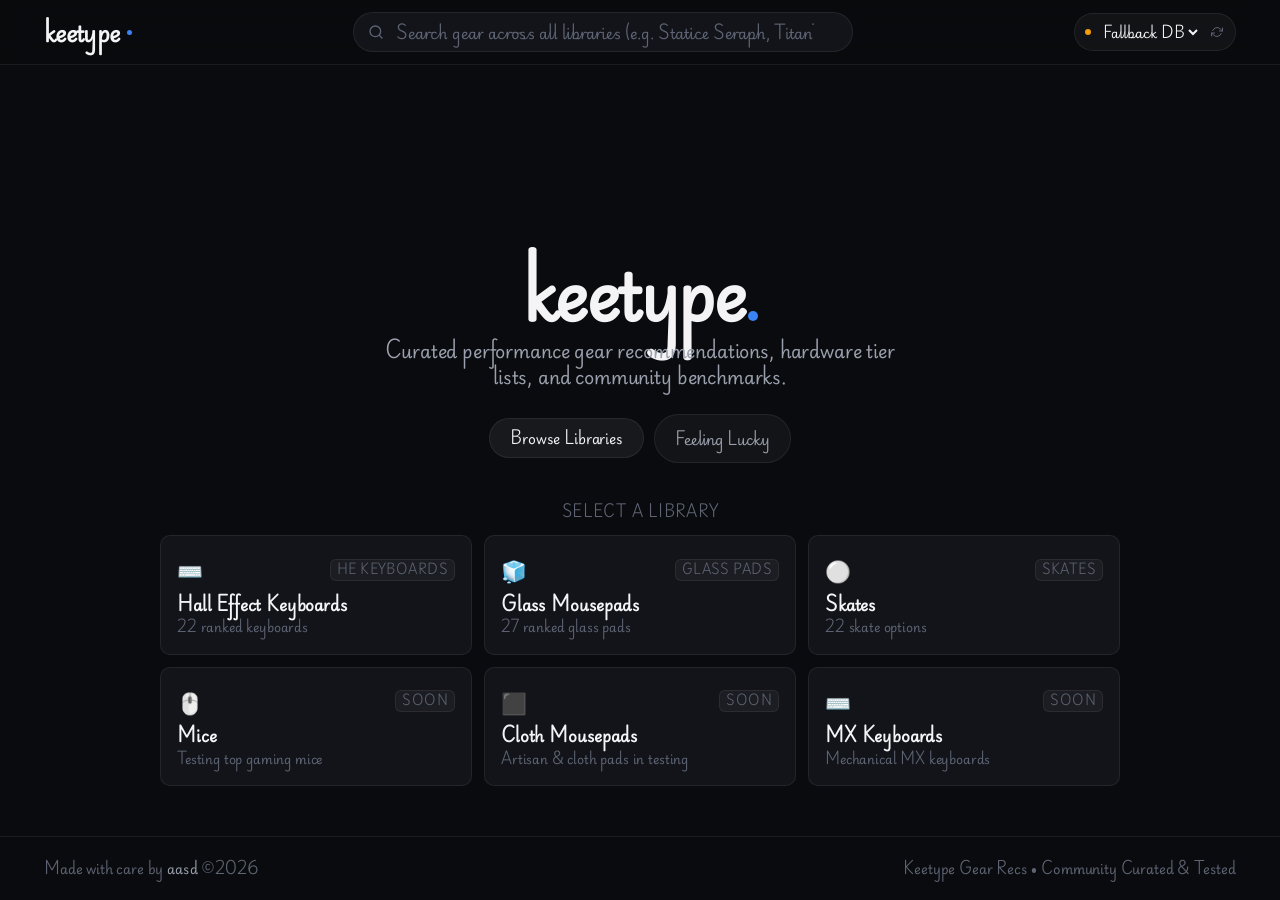
<file: index.html>
<!DOCTYPE html>
<html lang="en">
<head>
  <meta charset="UTF-8">
  <meta name="viewport" content="width=device-width, initial-scale=1.0">
  <title>Keetype - Performance Gear Recommendations</title>
  
  <!-- Font Definitions -->
  <style>
    @font-face {
      font-family: 'PlayFont';
      src: url('fonts/play.ttf') format('truetype');
      font-display: swap;
    }
  </style>

  <!-- Modular Stylesheets -->
  <link rel="stylesheet" href="css/style.css">
  <link rel="stylesheet" href="css/tiles.css">
  <link rel="stylesheet" href="css/modal.css">
</head>
<body data-page="home">

  <!-- =======================================================================
       Header: Brand on Left, Search Bar in Center, DB Selector on Right
       ======================================================================= -->
  <header>
    <div class="container header-inner">
      <a href="index.html" class="brand" title="Keetype Home">
        <span class="brand-logo">keetype</span>
        <span class="brand-dot"></span>
      </a>

      <!-- Search Bar in Header with Instant Autocomplete Suggestions -->
      <div class="header-search">
        <div class="search-wrapper">
          <svg class="search-icon" viewBox="0 0 24 24" fill="none" stroke="currentColor" stroke-width="2" stroke-linecap="round" stroke-linejoin="round">
            <circle cx="11" cy="11" r="8"></circle>
            <line x1="21" y1="21" x2="16.65" y2="16.65"></line>
          </svg>
          <input 
            type="text" 
            id="searchInput" 
            class="search-input" 
            placeholder="Search gear across all libraries (e.g. Statice Seraph, Titan75)..." 
            autocomplete="off"
            spellcheck="false"
          >
          <button id="searchClearBtn" class="search-clear-btn" title="Clear search">&times;</button>
        </div>
        <!-- Live Suggestions Dropdown (Pops up full product modal on select) -->
        <div id="searchSuggestions" class="search-suggestions"></div>
      </div>

      <!-- Header Right: Database Selector -->
      <div class="header-actions">
        <div class="db-status-bar">
          <span id="dbIndicator" class="db-indicator" title="Database status"></span>
          <select id="dbSourceSelect" class="db-select" title="Switch active database">
            <option value="google_sheets">Live Sheets</option>
            <option value="fallback">Fallback DB</option>
          </select>
          <button id="syncDbBtn" class="btn-sync" title="Sync live Google Sheets">
            <svg width="12" height="12" viewBox="0 0 24 24" fill="none" stroke="currentColor" stroke-width="2" stroke-linecap="round" stroke-linejoin="round">
              <polyline points="23 4 23 10 17 10"></polyline>
              <polyline points="1 20 1 14 7 14"></polyline>
              <path d="M3.51 9a9 9 0 0 1 14.85-3.36L23 10M1 14l4.64 4.36A9 9 0 0 0 20.49 15"></path>
            </svg>
          </button>
        </div>
      </div>
    </div>
  </header>

  <!-- =======================================================================
       Home Page Main: Minimalist Center + Category Buttons at the Bottom
       ======================================================================= -->
  <main class="container home-container">
    
    <!-- Centered Minimal Hero (Google x EloShapes vibe) -->
    <section class="home-hero">
      <div class="home-hero-title">
        <span>keetype</span>
        <span class="home-hero-dot"></span>
      </div>
      <p class="home-hero-subtitle">
        Curated performance gear recommendations, hardware tier lists, and community benchmarks.
      </p>

      <div class="home-hero-actions">
        <a href="keyboards.html" class="btn-hero btn-hero-primary">Browse Libraries</a>
        <button id="randomGearBtn" class="btn-hero">Feeling Lucky</button>
      </div>
    </section>

    <!-- Category Buttons at the Bottom -->
    <section class="home-bottom-categories">
      <div class="home-categories-header">Select a Library</div>
      <div class="home-category-buttons-grid">
        
        <!-- 1. Hall Effect Keyboards -->
        <a href="keyboards.html" class="home-cat-button">
          <div class="home-cat-button-top">
            <span class="home-cat-icon">⌨️</span>
            <span class="home-cat-badge" id="badge-keyboards">HE Keyboards</span>
          </div>
          <div class="home-cat-name">Hall Effect Keyboards</div>
          <div class="home-cat-desc" id="count-keyboards">Rapid trigger & HE keyboards ranked</div>
        </a>

        <!-- 2. Glass Mousepads -->
        <a href="mousepads.html" class="home-cat-button">
          <div class="home-cat-button-top">
            <span class="home-cat-icon">🧊</span>
            <span class="home-cat-badge" id="badge-mousepads">Glass Pads</span>
          </div>
          <div class="home-cat-name">Glass Mousepads</div>
          <div class="home-cat-desc" id="count-mousepads">Ranked Speed → Control</div>
        </a>

        <!-- 3. Skates -->
        <a href="skates.html" class="home-cat-button">
          <div class="home-cat-button-top">
            <span class="home-cat-icon">⚪</span>
            <span class="home-cat-badge" id="badge-skates">Skates</span>
          </div>
          <div class="home-cat-name">Skates</div>
          <div class="home-cat-desc" id="count-skates">For cloth & glass mousepads</div>
        </a>

        <!-- 4. Mice (Soon) -->
        <a href="mice.html" class="home-cat-button">
          <div class="home-cat-button-top">
            <span class="home-cat-icon">🖱️</span>
            <span class="home-cat-badge">Soon</span>
          </div>
          <div class="home-cat-name">Mice</div>
          <div class="home-cat-desc">Testing top gaming mice</div>
        </a>

        <!-- 5. Cloth Mousepads (Soon) -->
        <a href="cloth-mousepads.html" class="home-cat-button">
          <div class="home-cat-button-top">
            <span class="home-cat-icon">⬛</span>
            <span class="home-cat-badge">Soon</span>
          </div>
          <div class="home-cat-name">Cloth Mousepads</div>
          <div class="home-cat-desc">Artisan & cloth pads in testing</div>
        </a>

        <!-- 6. MX Keyboards (Soon) -->
        <a href="mx-keyboards.html" class="home-cat-button">
          <div class="home-cat-button-top">
            <span class="home-cat-icon">⌨️</span>
            <span class="home-cat-badge">Soon</span>
          </div>
          <div class="home-cat-name">MX Keyboards</div>
          <div class="home-cat-desc">Mechanical MX keyboards</div>
        </a>

      </div>
    </section>

  </main>

  <!-- =======================================================================
       Product Details Modal Popup (Search suggestions & Feeling Lucky)
       ======================================================================= -->
  <div id="productModal" class="modal-backdrop" role="dialog" aria-modal="true" aria-labelledby="modalTitle">
    <div class="modal-card">
      <button id="modalCloseBtn" class="modal-close-btn" title="Close modal (Esc)">&times;</button>
      <div id="modalBody" class="modal-body">
        <!-- Injected dynamically -->
      </div>
    </div>
  </div>

  <!-- Toast Notification -->
  <div id="toast" class="toast" role="status" aria-live="polite"></div>

  <!-- =======================================================================
       Footer
       ======================================================================= -->
  <footer>
    <div class="container footer-inner">
      <div class="footer-credits">
        Made with care by <strong>aasd</strong> &copy;2026
      </div>
      <div class="footer-meta">
        Keetype Gear Recs • Community Curated & Tested
      </div>
    </div>
  </footer>

  <!-- Scripts -->
  <script src="js/config.js"></script>
  <script src="js/fallbackData.js"></script>
  <script src="js/overrides.js"></script>
  <script src="js/fetcher.js"></script>
  <script src="js/app.js"></script>
</body>
</html>
</file>
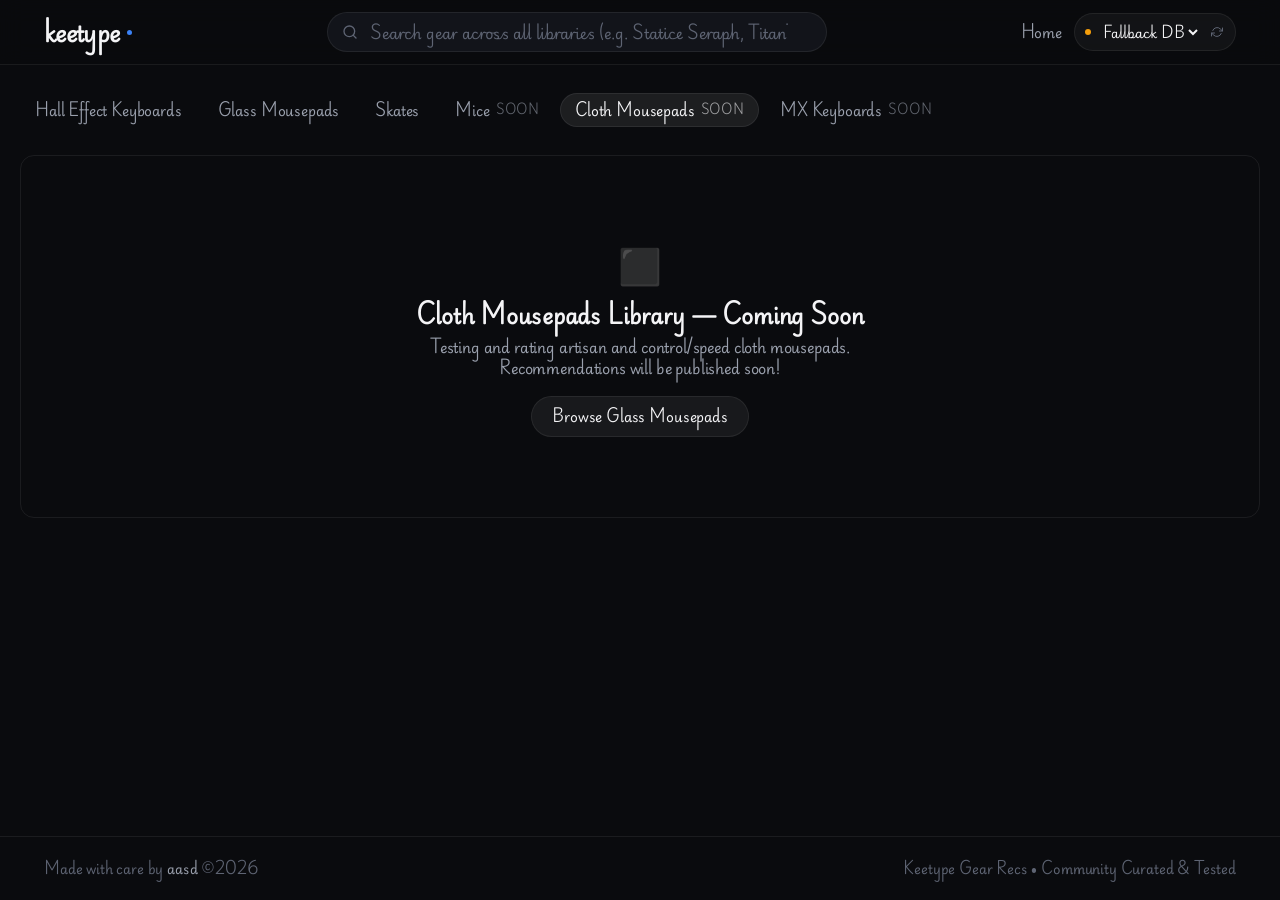
<file: cloth-mousepads.html>
<!DOCTYPE html>
<html lang="en">
<head>
  <meta charset="UTF-8">
  <meta name="viewport" content="width=device-width, initial-scale=1.0">
  <title>Cloth Mousepads - Keetype</title>
  
  <style>
    @font-face {
      font-family: 'PlayFont';
      src: url('fonts/play.ttf') format('truetype');
      font-display: swap;
    }
  </style>

  <link rel="stylesheet" href="css/style.css">
  <link rel="stylesheet" href="css/tiles.css">
  <link rel="stylesheet" href="css/modal.css">
</head>
<body data-page="cloth-mousepads">

  <!-- Header with Search Bar and DB Controls -->
  <header>
    <div class="container header-inner">
      <a href="index.html" class="brand" title="Keetype Home">
        <span class="brand-logo">keetype</span>
        <span class="brand-dot"></span>
      </a>

      <!-- Search Bar in Header -->
      <div class="header-search">
        <div class="search-wrapper">
          <svg class="search-icon" viewBox="0 0 24 24" fill="none" stroke="currentColor" stroke-width="2" stroke-linecap="round" stroke-linejoin="round">
            <circle cx="11" cy="11" r="8"></circle>
            <line x1="21" y1="21" x2="16.65" y2="16.65"></line>
          </svg>
          <input 
            type="text" 
            id="searchInput" 
            class="search-input" 
            placeholder="Search gear across all libraries (e.g. Statice Seraph, Titan75)..." 
            autocomplete="off"
            spellcheck="false"
          >
          <button id="searchClearBtn" class="search-clear-btn" title="Clear search">&times;</button>
        </div>
        <div id="searchSuggestions" class="search-suggestions"></div>
      </div>

      <div class="header-actions">
        <a href="index.html" class="btn-header-home">Home</a>
        <div class="db-status-bar">
          <span id="dbIndicator" class="db-indicator" title="Database status"></span>
          <select id="dbSourceSelect" class="db-select" title="Switch active database">
            <option value="google_sheets">Live Sheets</option>
            <option value="fallback">Fallback DB</option>
          </select>
          <button id="syncDbBtn" class="btn-sync" title="Sync live Google Sheets">
            <svg width="12" height="12" viewBox="0 0 24 24" fill="none" stroke="currentColor" stroke-width="2" stroke-linecap="round" stroke-linejoin="round">
              <polyline points="23 4 23 10 17 10"></polyline>
              <polyline points="1 20 1 14 7 14"></polyline>
              <path d="M3.51 9a9 9 0 0 1 14.85-3.36L23 10M1 14l4.64 4.36A9 9 0 0 0 20.49 15"></path>
            </svg>
          </button>
        </div>
      </div>
    </div>
  </header>

  <!-- Library Page Main -->
  <main class="container library-main">
    <nav class="library-categories-nav" aria-label="Libraries">
      <a href="keyboards.html" class="library-tab">Hall Effect Keyboards</a>
      <a href="mousepads.html" class="library-tab">Glass Mousepads</a>
      <a href="skates.html" class="library-tab">Skates</a>
      <a href="mice.html" class="library-tab">Mice <span class="tab-badge-coming-soon">Soon</span></a>
      <a href="cloth-mousepads.html" class="library-tab active">Cloth Mousepads <span class="tab-badge-coming-soon">Soon</span></a>
      <a href="mx-keyboards.html" class="library-tab">MX Keyboards <span class="tab-badge-coming-soon">Soon</span></a>
    </nav>

    <!-- Coming Soon State -->
    <div id="comingSoonState" class="coming-soon-state visible">
      <div class="coming-soon-icon">⬛</div>
      <h1 class="coming-soon-title">Cloth Mousepads Library — Coming Soon</h1>
      <p class="coming-soon-desc">Testing and rating artisan and control/speed cloth mousepads. Recommendations will be published soon!</p>
      <a href="mousepads.html" class="btn-hero btn-hero-primary">Browse Glass Mousepads</a>
    </div>
  </main>

  <!-- Product Details Modal Popup -->
  <div id="productModal" class="modal-backdrop" role="dialog" aria-modal="true" aria-labelledby="modalTitle">
    <div class="modal-card">
      <button id="modalCloseBtn" class="modal-close-btn" title="Close modal (Esc)">&times;</button>
      <div id="modalBody" class="modal-body"></div>
    </div>
  </div>

  <div id="toast" class="toast" role="status" aria-live="polite"></div>

  <footer>
    <div class="container footer-inner">
      <div class="footer-credits">
        Made with care by <strong>aasd</strong> &copy;2026
      </div>
      <div class="footer-meta">
        Keetype Gear Recs • Community Curated & Tested
      </div>
    </div>
  </footer>

  <script src="js/config.js"></script>
  <script src="js/fallbackData.js"></script>
  <script src="js/overrides.js"></script>
  <script src="js/fetcher.js"></script>
  <script src="js/app.js"></script>
</body>
</html>
</file>
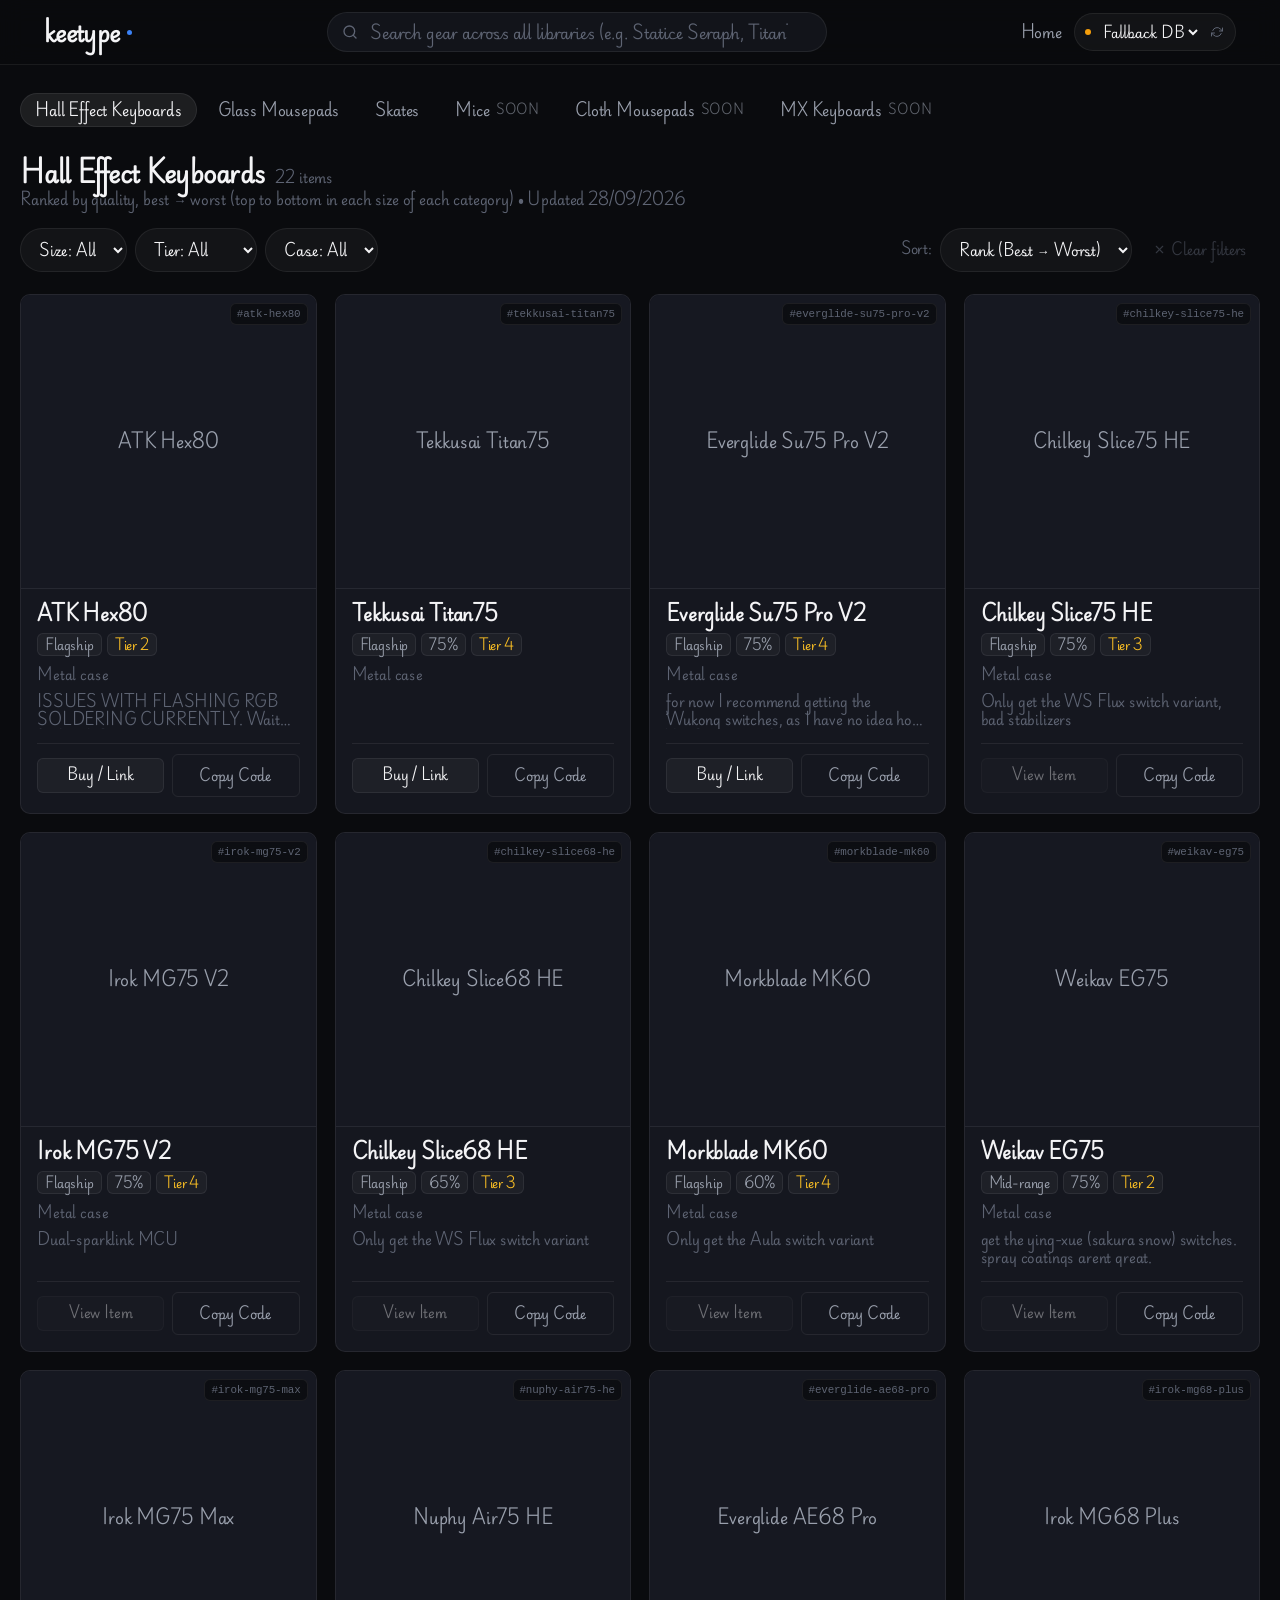
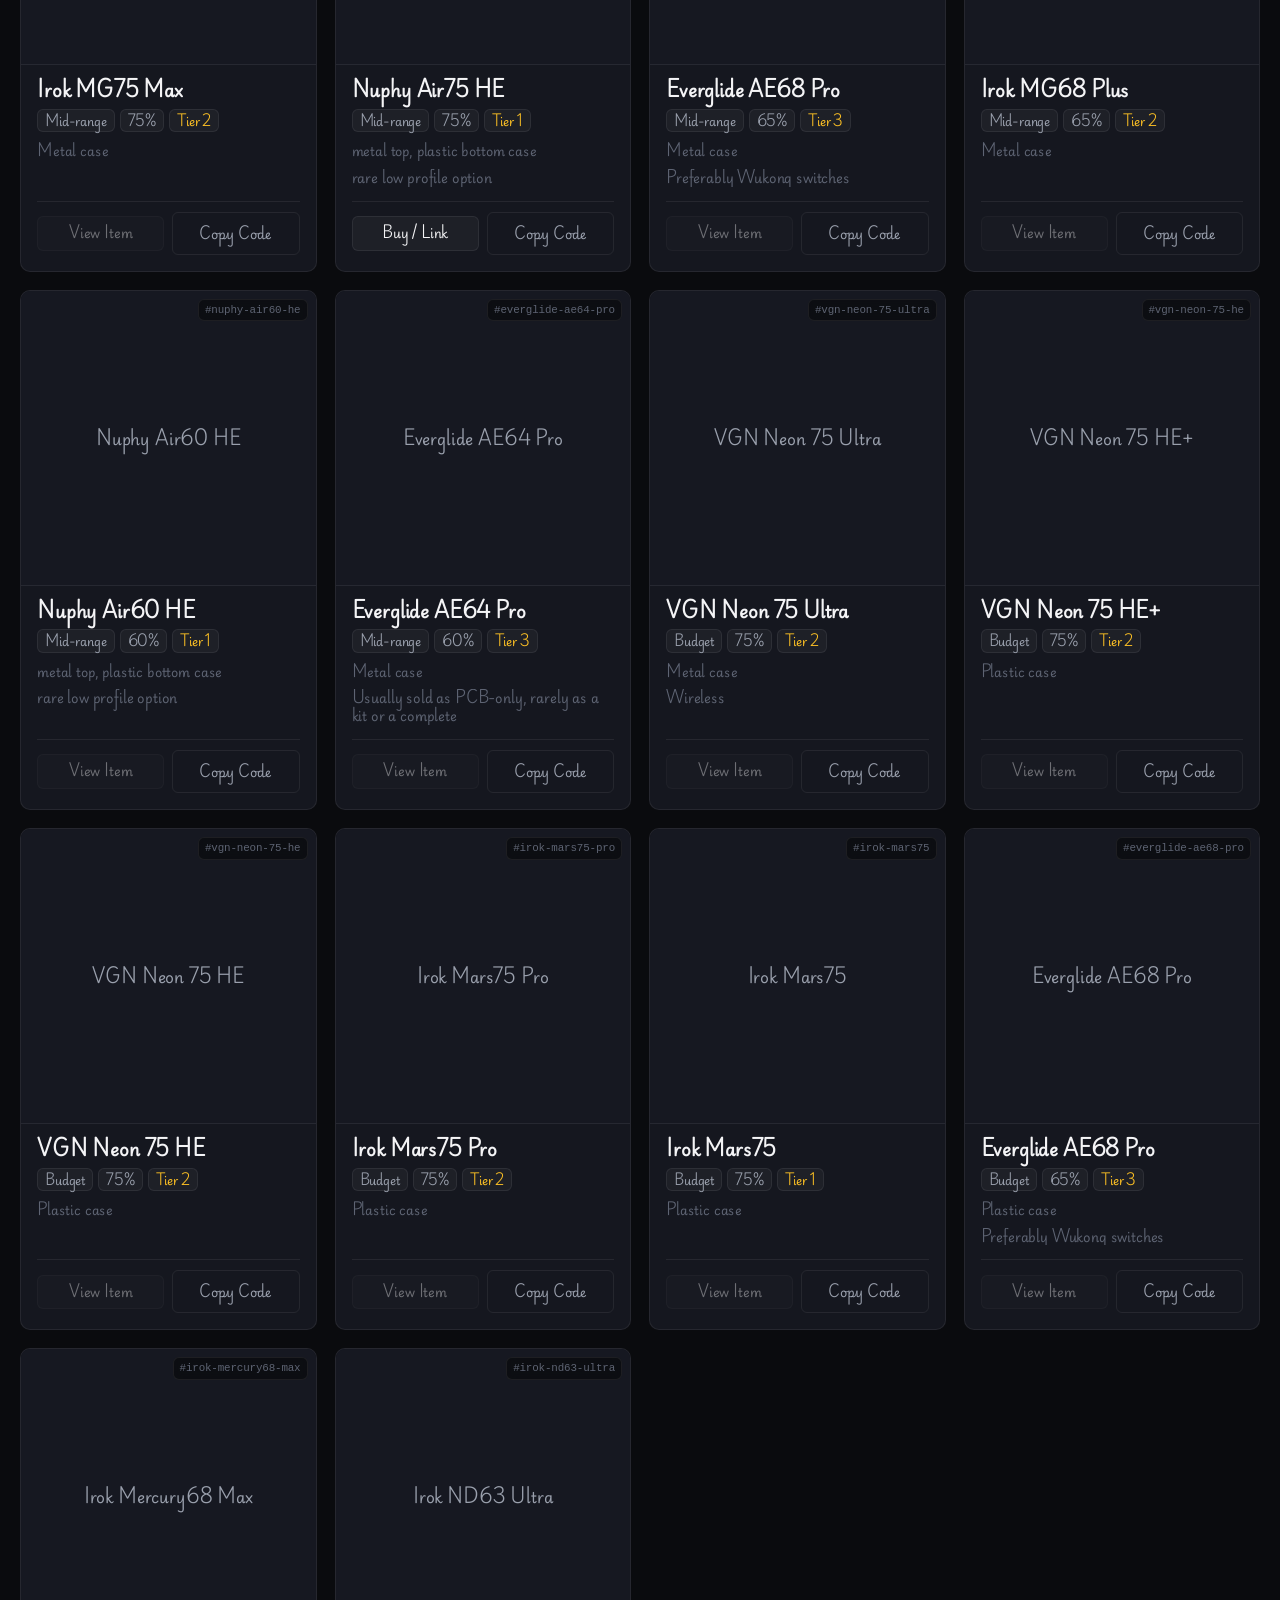
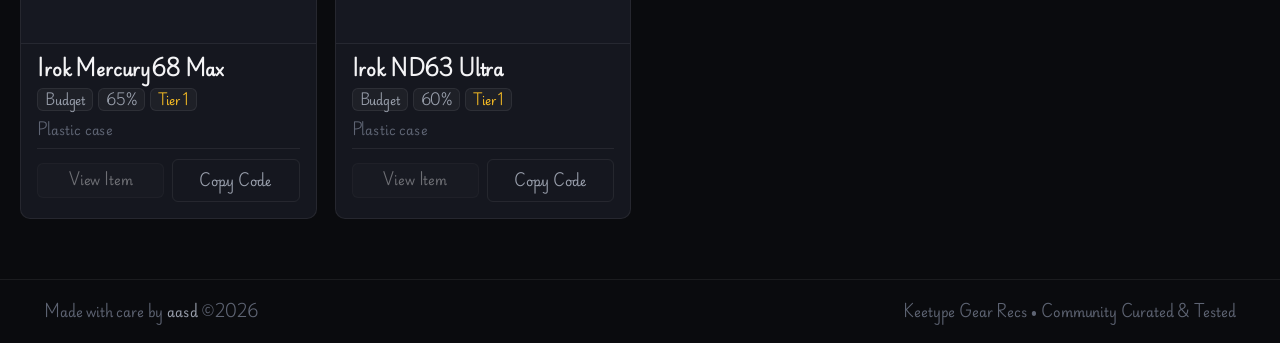
<file: keyboards.html>
<!DOCTYPE html>
<html lang="en">
<head>
  <meta charset="UTF-8">
  <meta name="viewport" content="width=device-width, initial-scale=1.0">
  <title>Hall Effect Keyboards - Keetype</title>
  
  <style>
    @font-face {
      font-family: 'PlayFont';
      src: url('fonts/play.ttf') format('truetype');
      font-display: swap;
    }
  </style>

  <link rel="stylesheet" href="css/style.css">
  <link rel="stylesheet" href="css/tiles.css">
  <link rel="stylesheet" href="css/modal.css">
</head>
<body data-page="keyboards">

  <!-- Header with Search Bar and DB Controls -->
  <header>
    <div class="container header-inner">
      <a href="index.html" class="brand" title="Keetype Home">
        <span class="brand-logo">keetype</span>
        <span class="brand-dot"></span>
      </a>

      <!-- Search Bar in Header -->
      <div class="header-search">
        <div class="search-wrapper">
          <svg class="search-icon" viewBox="0 0 24 24" fill="none" stroke="currentColor" stroke-width="2" stroke-linecap="round" stroke-linejoin="round">
            <circle cx="11" cy="11" r="8"></circle>
            <line x1="21" y1="21" x2="16.65" y2="16.65"></line>
          </svg>
          <input 
            type="text" 
            id="searchInput" 
            class="search-input" 
            placeholder="Search gear across all libraries (e.g. Statice Seraph, Titan75)..." 
            autocomplete="off"
            spellcheck="false"
          >
          <button id="searchClearBtn" class="search-clear-btn" title="Clear search">&times;</button>
        </div>
        <div id="searchSuggestions" class="search-suggestions"></div>
      </div>

      <div class="header-actions">
        <a href="index.html" class="btn-header-home">Home</a>
        <div class="db-status-bar">
          <span id="dbIndicator" class="db-indicator" title="Database status"></span>
          <select id="dbSourceSelect" class="db-select" title="Switch active database">
            <option value="google_sheets">Live Sheets</option>
            <option value="fallback">Fallback DB</option>
          </select>
          <button id="syncDbBtn" class="btn-sync" title="Sync live Google Sheets">
            <svg width="12" height="12" viewBox="0 0 24 24" fill="none" stroke="currentColor" stroke-width="2" stroke-linecap="round" stroke-linejoin="round">
              <polyline points="23 4 23 10 17 10"></polyline>
              <polyline points="1 20 1 14 7 14"></polyline>
              <path d="M3.51 9a9 9 0 0 1 14.85-3.36L23 10M1 14l4.64 4.36A9 9 0 0 0 20.49 15"></path>
            </svg>
          </button>
        </div>
      </div>
    </div>
  </header>

  <!-- Library Page Main -->
  <main class="container library-main">
    <!-- Category Tabs Navigation -->
    <nav class="library-categories-nav" aria-label="Libraries">
      <a href="keyboards.html" class="library-tab active">Hall Effect Keyboards</a>
      <a href="mousepads.html" class="library-tab">Glass Mousepads</a>
      <a href="skates.html" class="library-tab">Skates</a>
      <a href="mice.html" class="library-tab">Mice <span class="tab-badge-coming-soon">Soon</span></a>
      <a href="cloth-mousepads.html" class="library-tab">Cloth Mousepads <span class="tab-badge-coming-soon">Soon</span></a>
      <a href="mx-keyboards.html" class="library-tab">MX Keyboards <span class="tab-badge-coming-soon">Soon</span></a>
    </nav>

    <!-- Page Header & Count Info -->
    <div id="resultsBar" class="page-header-row">
      <div>
        <div class="page-title-group">
          <h1 id="pageTitle" class="page-title">Hall Effect Keyboards</h1>
          <span id="countPill" class="count-pill">0 items</span>
        </div>
        <p id="pageSubtitle" class="category-description">Ranked by quality, best → worst in each size category</p>
      </div>
    </div>

    <!-- Filter & Sort Bar -->
    <section id="filterToolbar" class="filter-toolbar">
      <div id="filterContainer" class="filter-group">
        <!-- Injected dynamically -->
      </div>
      
      <div class="filter-group">
        <label for="sortSelect" class="filter-label">Sort:</label>
        <select id="sortSelect" class="filter-select">
          <!-- Injected dynamically -->
        </select>
        
        <button id="resetFiltersBtn" class="btn-reset-filters" title="Reset all filters">
          <svg width="13" height="13" viewBox="0 0 24 24" fill="none" stroke="currentColor" stroke-width="2" stroke-linecap="round" stroke-linejoin="round">
            <line x1="18" y1="6" x2="6" y2="18"></line>
            <line x1="6" y1="6" x2="18" y2="18"></line>
          </svg>
          Clear filters
        </button>
      </div>
    </section>

    <!-- Tiles Grid -->
    <section id="tilesGrid" class="tiles-grid" aria-label="HE Keyboards Recommendations"></section>

    <!-- Empty State -->
    <div id="emptyState" class="empty-state">
      <h3 class="empty-state-title">No products found</h3>
      <p class="empty-state-desc">Try clearing your filters or refining your search term.</p>
      <button class="btn-reset-filters" onclick="document.getElementById('resetFiltersBtn').click()">
        Clear All Filters
      </button>
    </div>

    <!-- Coming Soon State -->
    <div id="comingSoonState" class="coming-soon-state">
      <div class="coming-soon-icon">⏳</div>
      <h2 id="comingSoonTitle" class="coming-soon-title">Coming Soon</h2>
      <p id="comingSoonDesc" class="coming-soon-desc">Testing and benchmarking top gear for this category.</p>
    </div>
  </main>

  <!-- Product Details Modal Popup -->
  <div id="productModal" class="modal-backdrop" role="dialog" aria-modal="true" aria-labelledby="modalTitle">
    <div class="modal-card">
      <button id="modalCloseBtn" class="modal-close-btn" title="Close modal (Esc)">&times;</button>
      <div id="modalBody" class="modal-body"></div>
    </div>
  </div>

  <div id="toast" class="toast" role="status" aria-live="polite"></div>

  <footer>
    <div class="container footer-inner">
      <div class="footer-credits">
        Made with care by <strong>aasd</strong> &copy;2026
      </div>
      <div class="footer-meta">
        Keetype Gear Recs • Community Curated & Tested
      </div>
    </div>
  </footer>

  <script src="js/config.js"></script>
  <script src="js/fallbackData.js"></script>
  <script src="js/overrides.js"></script>
  <script src="js/fetcher.js"></script>
  <script src="js/app.js"></script>
</body>
</html>
</file>
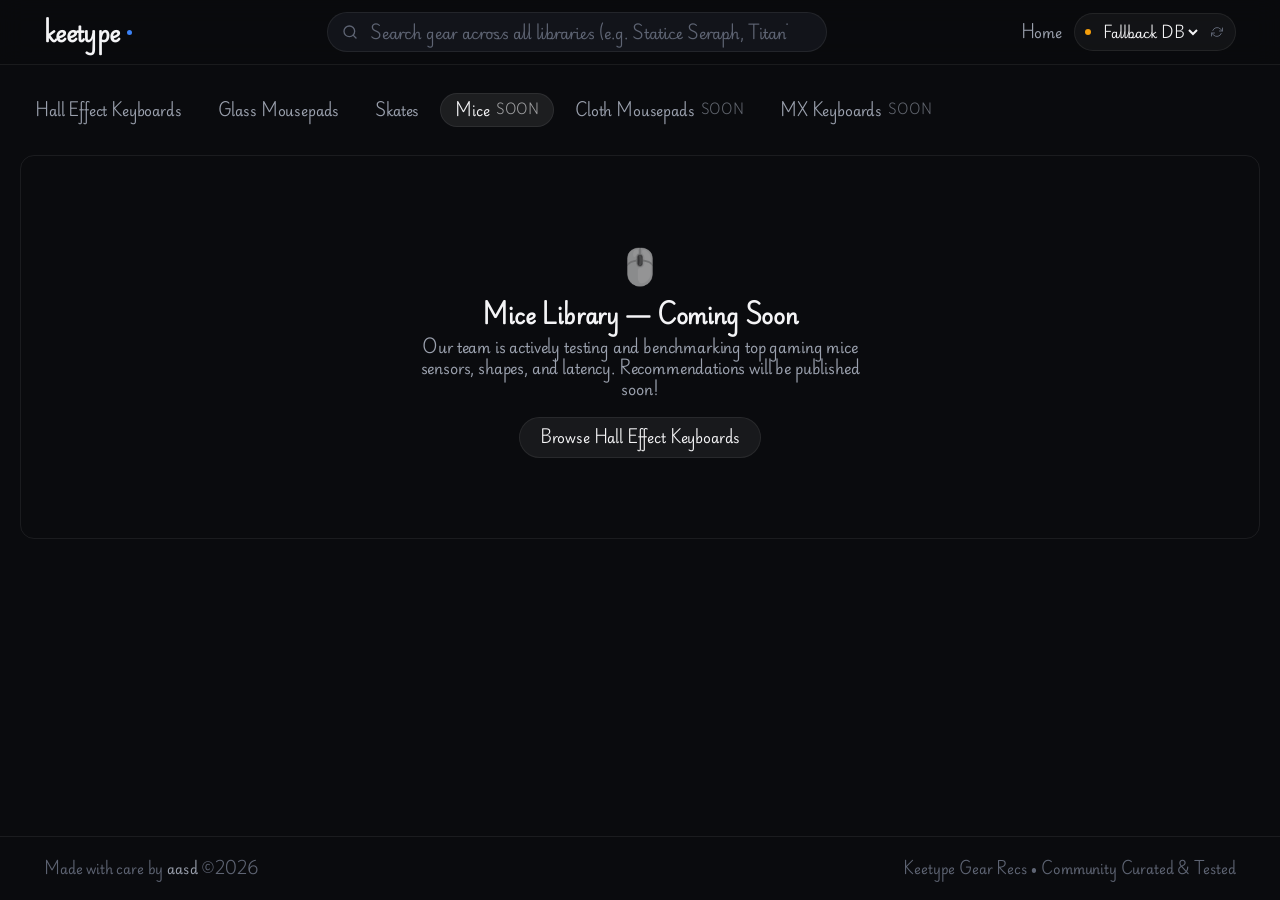
<file: mice.html>
<!DOCTYPE html>
<html lang="en">
<head>
  <meta charset="UTF-8">
  <meta name="viewport" content="width=device-width, initial-scale=1.0">
  <title>Mice - Keetype</title>
  
  <style>
    @font-face {
      font-family: 'PlayFont';
      src: url('fonts/play.ttf') format('truetype');
      font-display: swap;
    }
  </style>

  <link rel="stylesheet" href="css/style.css">
  <link rel="stylesheet" href="css/tiles.css">
  <link rel="stylesheet" href="css/modal.css">
</head>
<body data-page="mice">

  <!-- Header with Search Bar and DB Controls -->
  <header>
    <div class="container header-inner">
      <a href="index.html" class="brand" title="Keetype Home">
        <span class="brand-logo">keetype</span>
        <span class="brand-dot"></span>
      </a>

      <!-- Search Bar in Header -->
      <div class="header-search">
        <div class="search-wrapper">
          <svg class="search-icon" viewBox="0 0 24 24" fill="none" stroke="currentColor" stroke-width="2" stroke-linecap="round" stroke-linejoin="round">
            <circle cx="11" cy="11" r="8"></circle>
            <line x1="21" y1="21" x2="16.65" y2="16.65"></line>
          </svg>
          <input 
            type="text" 
            id="searchInput" 
            class="search-input" 
            placeholder="Search gear across all libraries (e.g. Statice Seraph, Titan75)..." 
            autocomplete="off"
            spellcheck="false"
          >
          <button id="searchClearBtn" class="search-clear-btn" title="Clear search">&times;</button>
        </div>
        <div id="searchSuggestions" class="search-suggestions"></div>
      </div>

      <div class="header-actions">
        <a href="index.html" class="btn-header-home">Home</a>
        <div class="db-status-bar">
          <span id="dbIndicator" class="db-indicator" title="Database status"></span>
          <select id="dbSourceSelect" class="db-select" title="Switch active database">
            <option value="google_sheets">Live Sheets</option>
            <option value="fallback">Fallback DB</option>
          </select>
          <button id="syncDbBtn" class="btn-sync" title="Sync live Google Sheets">
            <svg width="12" height="12" viewBox="0 0 24 24" fill="none" stroke="currentColor" stroke-width="2" stroke-linecap="round" stroke-linejoin="round">
              <polyline points="23 4 23 10 17 10"></polyline>
              <polyline points="1 20 1 14 7 14"></polyline>
              <path d="M3.51 9a9 9 0 0 1 14.85-3.36L23 10M1 14l4.64 4.36A9 9 0 0 0 20.49 15"></path>
            </svg>
          </button>
        </div>
      </div>
    </div>
  </header>

  <!-- Library Page Main -->
  <main class="container library-main">
    <nav class="library-categories-nav" aria-label="Libraries">
      <a href="keyboards.html" class="library-tab">Hall Effect Keyboards</a>
      <a href="mousepads.html" class="library-tab">Glass Mousepads</a>
      <a href="skates.html" class="library-tab">Skates</a>
      <a href="mice.html" class="library-tab active">Mice <span class="tab-badge-coming-soon">Soon</span></a>
      <a href="cloth-mousepads.html" class="library-tab">Cloth Mousepads <span class="tab-badge-coming-soon">Soon</span></a>
      <a href="mx-keyboards.html" class="library-tab">MX Keyboards <span class="tab-badge-coming-soon">Soon</span></a>
    </nav>

    <!-- Coming Soon State -->
    <div id="comingSoonState" class="coming-soon-state visible">
      <div class="coming-soon-icon">🖱️</div>
      <h1 class="coming-soon-title">Mice Library — Coming Soon</h1>
      <p class="coming-soon-desc">Our team is actively testing and benchmarking top gaming mice sensors, shapes, and latency. Recommendations will be published soon!</p>
      <a href="keyboards.html" class="btn-hero btn-hero-primary">Browse Hall Effect Keyboards</a>
    </div>
  </main>

  <!-- Product Details Modal Popup -->
  <div id="productModal" class="modal-backdrop" role="dialog" aria-modal="true" aria-labelledby="modalTitle">
    <div class="modal-card">
      <button id="modalCloseBtn" class="modal-close-btn" title="Close modal (Esc)">&times;</button>
      <div id="modalBody" class="modal-body"></div>
    </div>
  </div>

  <div id="toast" class="toast" role="status" aria-live="polite"></div>

  <footer>
    <div class="container footer-inner">
      <div class="footer-credits">
        Made with care by <strong>aasd</strong> &copy;2026
      </div>
      <div class="footer-meta">
        Keetype Gear Recs • Community Curated & Tested
      </div>
    </div>
  </footer>

  <script src="js/config.js"></script>
  <script src="js/fallbackData.js"></script>
  <script src="js/overrides.js"></script>
  <script src="js/fetcher.js"></script>
  <script src="js/app.js"></script>
</body>
</html>
</file>
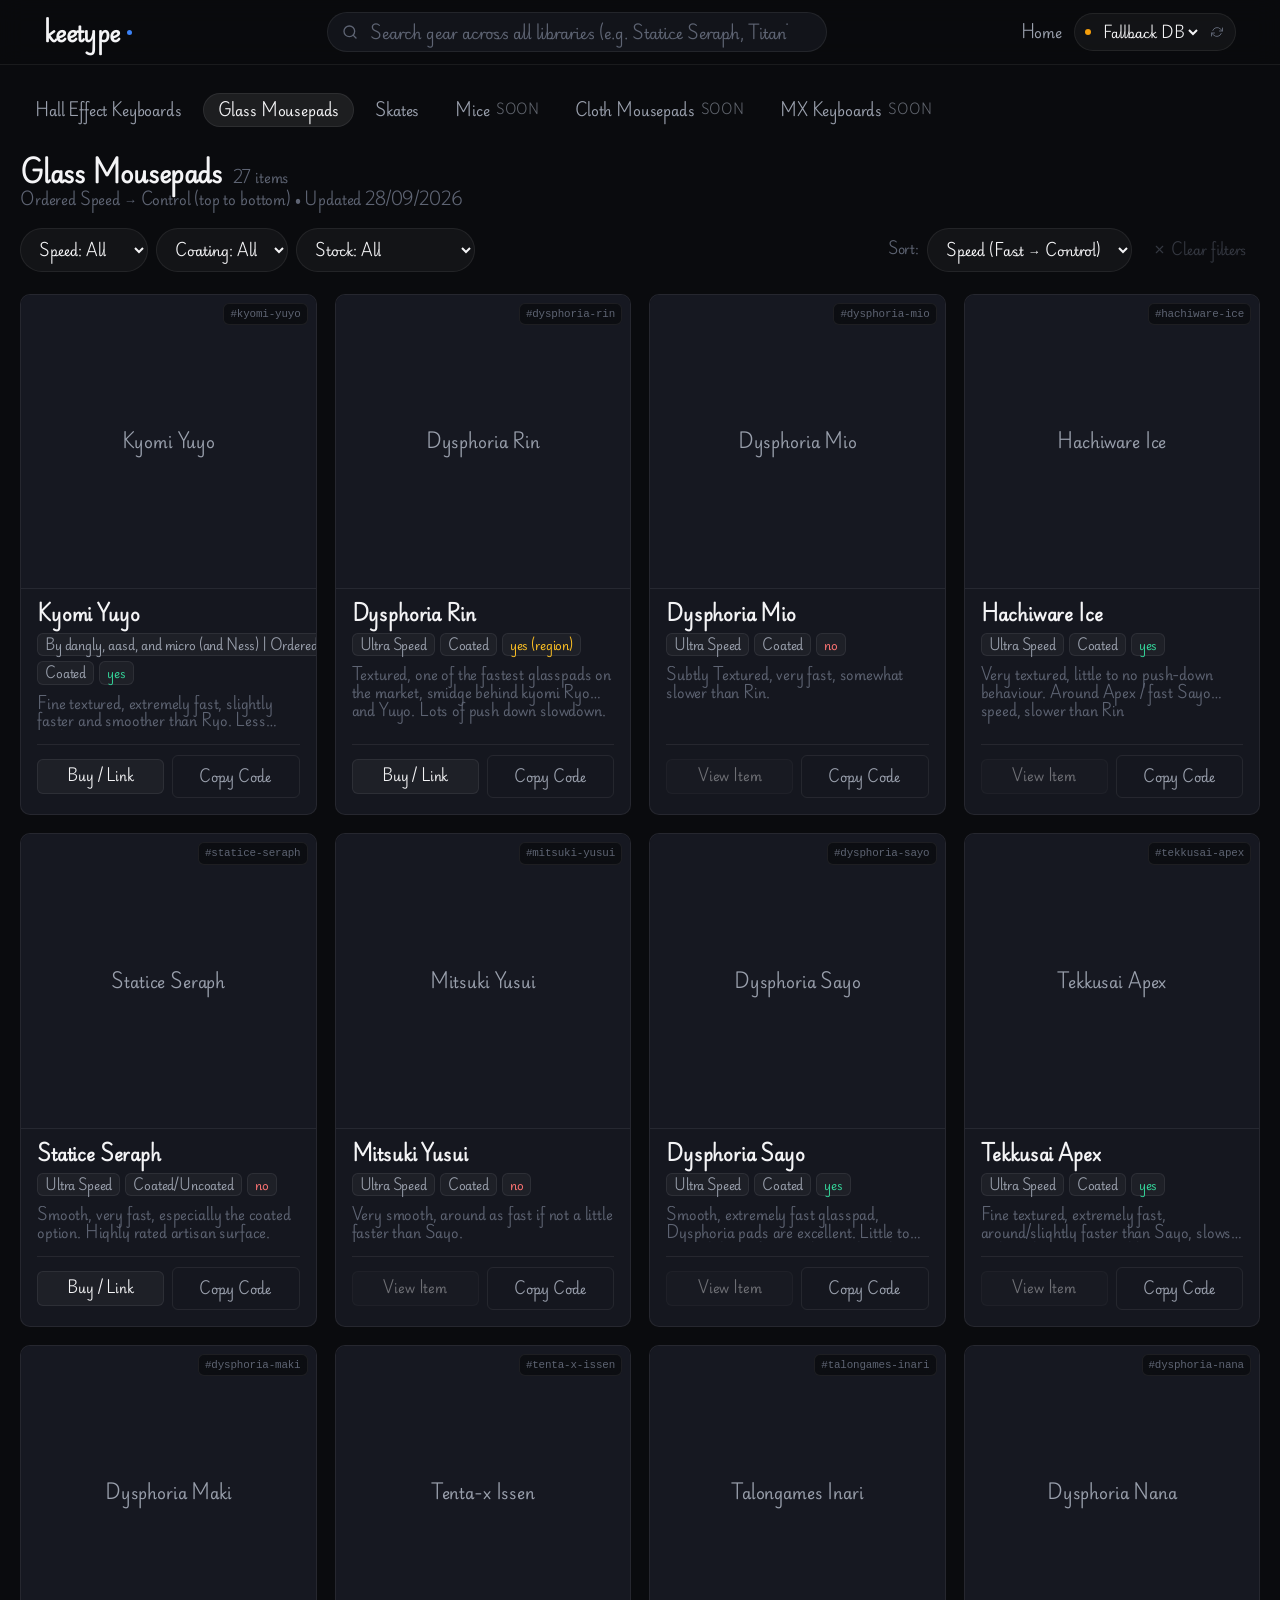
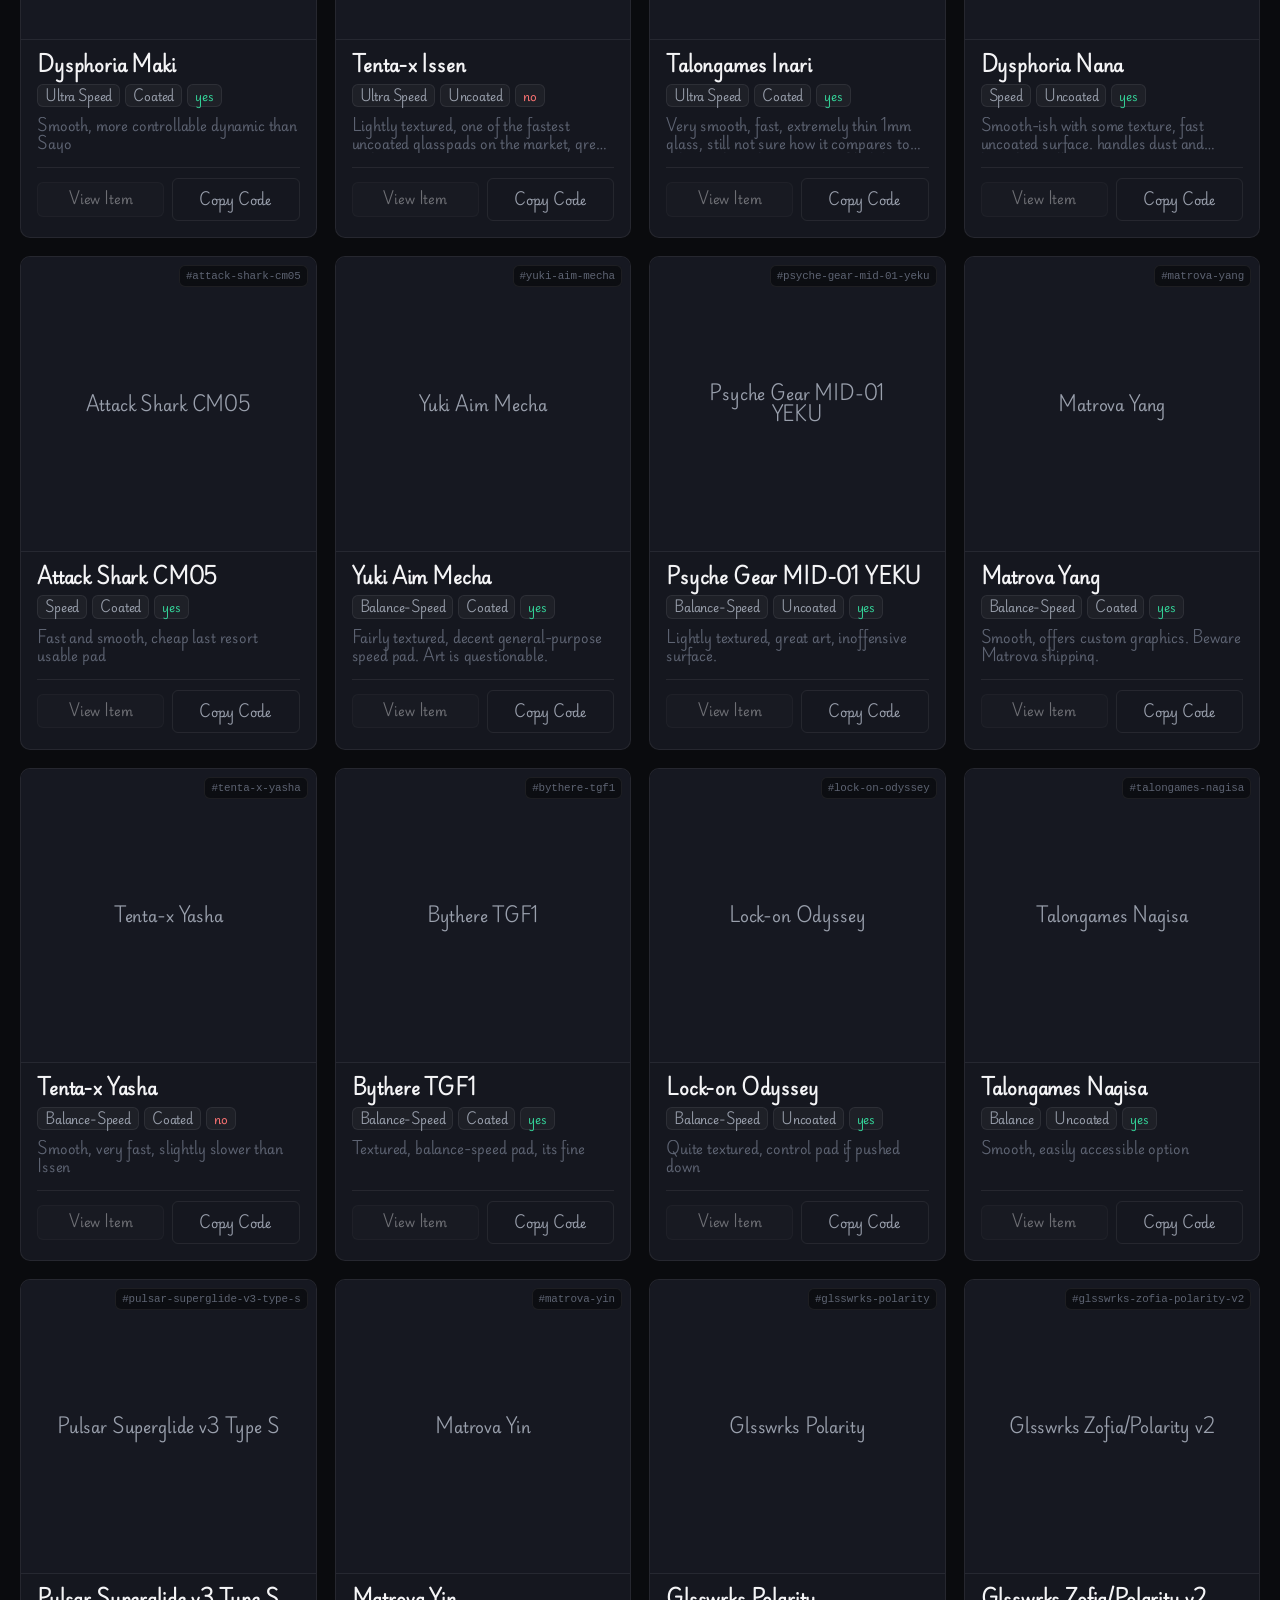
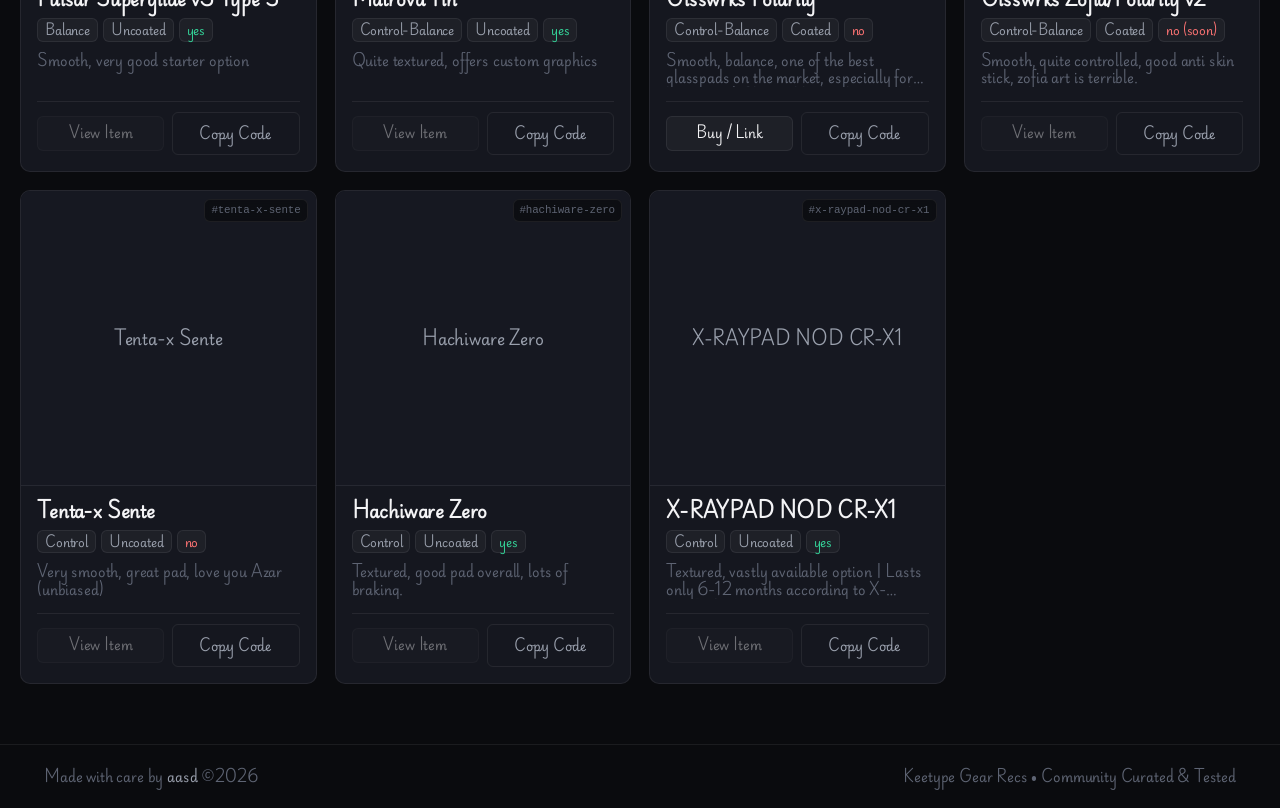
<file: mousepads.html>
<!DOCTYPE html>
<html lang="en">
<head>
  <meta charset="UTF-8">
  <meta name="viewport" content="width=device-width, initial-scale=1.0">
  <title>Glass Mousepads - Keetype</title>
  
  <style>
    @font-face {
      font-family: 'PlayFont';
      src: url('fonts/play.ttf') format('truetype');
      font-display: swap;
    }
  </style>

  <link rel="stylesheet" href="css/style.css">
  <link rel="stylesheet" href="css/tiles.css">
  <link rel="stylesheet" href="css/modal.css">
</head>
<body data-page="mousepads">

  <!-- Header with Search Bar and DB Controls -->
  <header>
    <div class="container header-inner">
      <a href="index.html" class="brand" title="Keetype Home">
        <span class="brand-logo">keetype</span>
        <span class="brand-dot"></span>
      </a>

      <!-- Search Bar in Header -->
      <div class="header-search">
        <div class="search-wrapper">
          <svg class="search-icon" viewBox="0 0 24 24" fill="none" stroke="currentColor" stroke-width="2" stroke-linecap="round" stroke-linejoin="round">
            <circle cx="11" cy="11" r="8"></circle>
            <line x1="21" y1="21" x2="16.65" y2="16.65"></line>
          </svg>
          <input 
            type="text" 
            id="searchInput" 
            class="search-input" 
            placeholder="Search gear across all libraries (e.g. Statice Seraph, Titan75)..." 
            autocomplete="off"
            spellcheck="false"
          >
          <button id="searchClearBtn" class="search-clear-btn" title="Clear search">&times;</button>
        </div>
        <div id="searchSuggestions" class="search-suggestions"></div>
      </div>

      <div class="header-actions">
        <a href="index.html" class="btn-header-home">Home</a>
        <div class="db-status-bar">
          <span id="dbIndicator" class="db-indicator" title="Database status"></span>
          <select id="dbSourceSelect" class="db-select" title="Switch active database">
            <option value="google_sheets">Live Sheets</option>
            <option value="fallback">Fallback DB</option>
          </select>
          <button id="syncDbBtn" class="btn-sync" title="Sync live Google Sheets">
            <svg width="12" height="12" viewBox="0 0 24 24" fill="none" stroke="currentColor" stroke-width="2" stroke-linecap="round" stroke-linejoin="round">
              <polyline points="23 4 23 10 17 10"></polyline>
              <polyline points="1 20 1 14 7 14"></polyline>
              <path d="M3.51 9a9 9 0 0 1 14.85-3.36L23 10M1 14l4.64 4.36A9 9 0 0 0 20.49 15"></path>
            </svg>
          </button>
        </div>
      </div>
    </div>
  </header>

  <!-- Library Page Main -->
  <main class="container library-main">
    <!-- Category Tabs Navigation -->
    <nav class="library-categories-nav" aria-label="Libraries">
      <a href="keyboards.html" class="library-tab">Hall Effect Keyboards</a>
      <a href="mousepads.html" class="library-tab active">Glass Mousepads</a>
      <a href="skates.html" class="library-tab">Skates</a>
      <a href="mice.html" class="library-tab">Mice <span class="tab-badge-coming-soon">Soon</span></a>
      <a href="cloth-mousepads.html" class="library-tab">Cloth Mousepads <span class="tab-badge-coming-soon">Soon</span></a>
      <a href="mx-keyboards.html" class="library-tab">MX Keyboards <span class="tab-badge-coming-soon">Soon</span></a>
    </nav>

    <!-- Page Header & Count Info -->
    <div id="resultsBar" class="page-header-row">
      <div>
        <div class="page-title-group">
          <h1 id="pageTitle" class="page-title">Glass Mousepads</h1>
          <span id="countPill" class="count-pill">0 items</span>
        </div>
        <p id="pageSubtitle" class="category-description">Ordered Speed → Control (top to bottom)</p>
      </div>
    </div>

    <!-- Filter & Sort Bar -->
    <section id="filterToolbar" class="filter-toolbar">
      <div id="filterContainer" class="filter-group">
        <!-- Injected dynamically -->
      </div>
      
      <div class="filter-group">
        <label for="sortSelect" class="filter-label">Sort:</label>
        <select id="sortSelect" class="filter-select">
          <!-- Injected dynamically -->
        </select>
        
        <button id="resetFiltersBtn" class="btn-reset-filters" title="Reset all filters">
          <svg width="13" height="13" viewBox="0 0 24 24" fill="none" stroke="currentColor" stroke-width="2" stroke-linecap="round" stroke-linejoin="round">
            <line x1="18" y1="6" x2="6" y2="18"></line>
            <line x1="6" y1="6" x2="18" y2="18"></line>
          </svg>
          Clear filters
        </button>
      </div>
    </section>

    <!-- Tiles Grid -->
    <section id="tilesGrid" class="tiles-grid" aria-label="Glass Mousepads Recommendations"></section>

    <!-- Empty State -->
    <div id="emptyState" class="empty-state">
      <h3 class="empty-state-title">No products found</h3>
      <p class="empty-state-desc">Try clearing your filters or refining your search term.</p>
      <button class="btn-reset-filters" onclick="document.getElementById('resetFiltersBtn').click()">
        Clear All Filters
      </button>
    </div>

    <!-- Coming Soon State -->
    <div id="comingSoonState" class="coming-soon-state">
      <div class="coming-soon-icon">⏳</div>
      <h2 id="comingSoonTitle" class="coming-soon-title">Coming Soon</h2>
      <p id="comingSoonDesc" class="coming-soon-desc">Testing and benchmarking top gear for this category.</p>
    </div>
  </main>

  <!-- Product Details Modal Popup -->
  <div id="productModal" class="modal-backdrop" role="dialog" aria-modal="true" aria-labelledby="modalTitle">
    <div class="modal-card">
      <button id="modalCloseBtn" class="modal-close-btn" title="Close modal (Esc)">&times;</button>
      <div id="modalBody" class="modal-body"></div>
    </div>
  </div>

  <div id="toast" class="toast" role="status" aria-live="polite"></div>

  <footer>
    <div class="container footer-inner">
      <div class="footer-credits">
        Made with care by <strong>aasd</strong> &copy;2026
      </div>
      <div class="footer-meta">
        Keetype Gear Recs • Community Curated & Tested
      </div>
    </div>
  </footer>

  <script src="js/config.js"></script>
  <script src="js/fallbackData.js"></script>
  <script src="js/overrides.js"></script>
  <script src="js/fetcher.js"></script>
  <script src="js/app.js"></script>
</body>
</html>
</file>
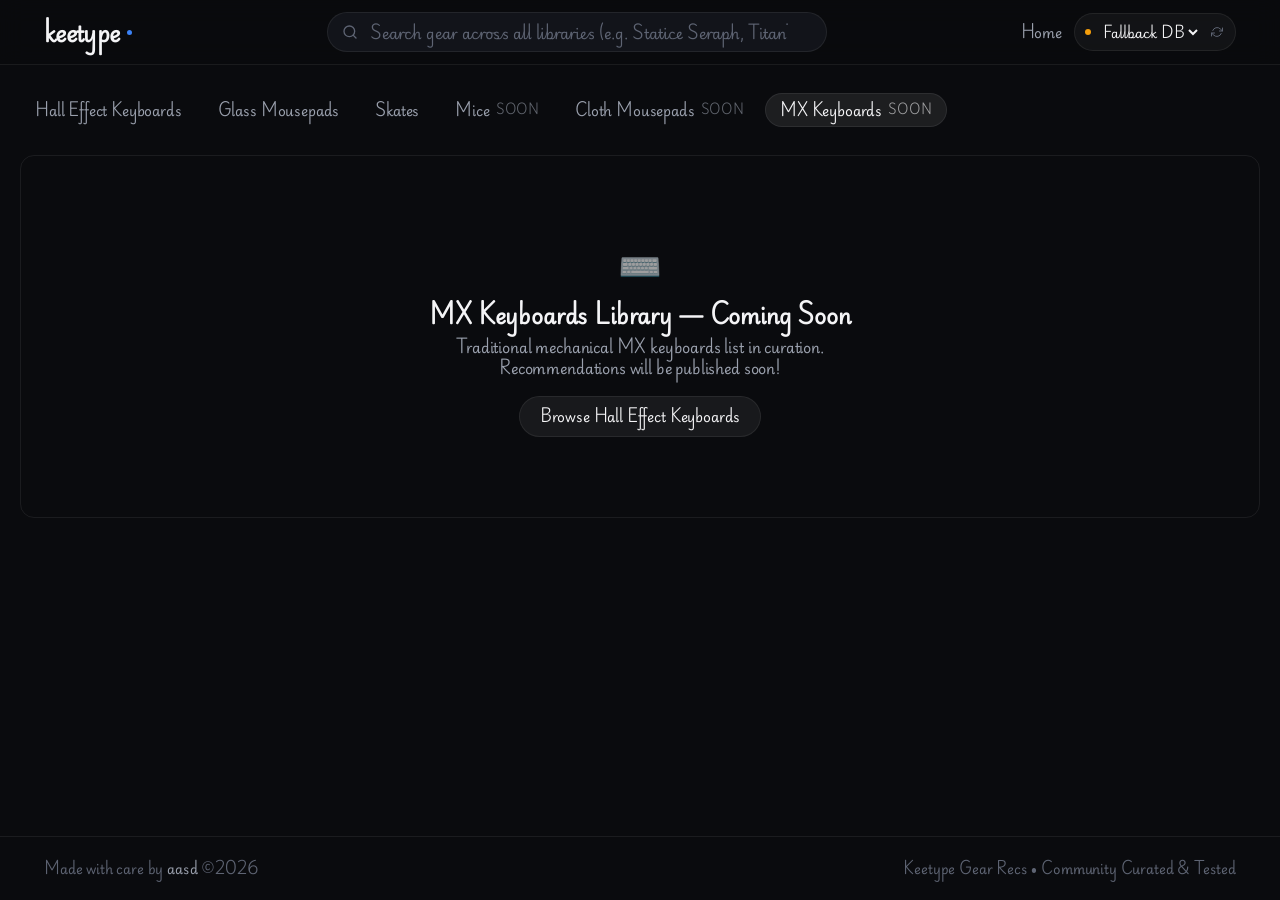
<file: mx-keyboards.html>
<!DOCTYPE html>
<html lang="en">
<head>
  <meta charset="UTF-8">
  <meta name="viewport" content="width=device-width, initial-scale=1.0">
  <title>MX Keyboards - Keetype</title>
  
  <style>
    @font-face {
      font-family: 'PlayFont';
      src: url('fonts/play.ttf') format('truetype');
      font-display: swap;
    }
  </style>

  <link rel="stylesheet" href="css/style.css">
  <link rel="stylesheet" href="css/tiles.css">
  <link rel="stylesheet" href="css/modal.css">
</head>
<body data-page="mx-keyboards">

  <!-- Header with Search Bar and DB Controls -->
  <header>
    <div class="container header-inner">
      <a href="index.html" class="brand" title="Keetype Home">
        <span class="brand-logo">keetype</span>
        <span class="brand-dot"></span>
      </a>

      <!-- Search Bar in Header -->
      <div class="header-search">
        <div class="search-wrapper">
          <svg class="search-icon" viewBox="0 0 24 24" fill="none" stroke="currentColor" stroke-width="2" stroke-linecap="round" stroke-linejoin="round">
            <circle cx="11" cy="11" r="8"></circle>
            <line x1="21" y1="21" x2="16.65" y2="16.65"></line>
          </svg>
          <input 
            type="text" 
            id="searchInput" 
            class="search-input" 
            placeholder="Search gear across all libraries (e.g. Statice Seraph, Titan75)..." 
            autocomplete="off"
            spellcheck="false"
          >
          <button id="searchClearBtn" class="search-clear-btn" title="Clear search">&times;</button>
        </div>
        <div id="searchSuggestions" class="search-suggestions"></div>
      </div>

      <div class="header-actions">
        <a href="index.html" class="btn-header-home">Home</a>
        <div class="db-status-bar">
          <span id="dbIndicator" class="db-indicator" title="Database status"></span>
          <select id="dbSourceSelect" class="db-select" title="Switch active database">
            <option value="google_sheets">Live Sheets</option>
            <option value="fallback">Fallback DB</option>
          </select>
          <button id="syncDbBtn" class="btn-sync" title="Sync live Google Sheets">
            <svg width="12" height="12" viewBox="0 0 24 24" fill="none" stroke="currentColor" stroke-width="2" stroke-linecap="round" stroke-linejoin="round">
              <polyline points="23 4 23 10 17 10"></polyline>
              <polyline points="1 20 1 14 7 14"></polyline>
              <path d="M3.51 9a9 9 0 0 1 14.85-3.36L23 10M1 14l4.64 4.36A9 9 0 0 0 20.49 15"></path>
            </svg>
          </button>
        </div>
      </div>
    </div>
  </header>

  <!-- Library Page Main -->
  <main class="container library-main">
    <nav class="library-categories-nav" aria-label="Libraries">
      <a href="keyboards.html" class="library-tab">Hall Effect Keyboards</a>
      <a href="mousepads.html" class="library-tab">Glass Mousepads</a>
      <a href="skates.html" class="library-tab">Skates</a>
      <a href="mice.html" class="library-tab">Mice <span class="tab-badge-coming-soon">Soon</span></a>
      <a href="cloth-mousepads.html" class="library-tab">Cloth Mousepads <span class="tab-badge-coming-soon">Soon</span></a>
      <a href="mx-keyboards.html" class="library-tab active">MX Keyboards <span class="tab-badge-coming-soon">Soon</span></a>
    </nav>

    <!-- Coming Soon State -->
    <div id="comingSoonState" class="coming-soon-state visible">
      <div class="coming-soon-icon">⌨️</div>
      <h1 class="coming-soon-title">MX Keyboards Library — Coming Soon</h1>
      <p class="coming-soon-desc">Traditional mechanical MX keyboards list in curation. Recommendations will be published soon!</p>
      <a href="keyboards.html" class="btn-hero btn-hero-primary">Browse Hall Effect Keyboards</a>
    </div>
  </main>

  <!-- Product Details Modal Popup -->
  <div id="productModal" class="modal-backdrop" role="dialog" aria-modal="true" aria-labelledby="modalTitle">
    <div class="modal-card">
      <button id="modalCloseBtn" class="modal-close-btn" title="Close modal (Esc)">&times;</button>
      <div id="modalBody" class="modal-body"></div>
    </div>
  </div>

  <div id="toast" class="toast" role="status" aria-live="polite"></div>

  <footer>
    <div class="container footer-inner">
      <div class="footer-credits">
        Made with care by <strong>aasd</strong> &copy;2026
      </div>
      <div class="footer-meta">
        Keetype Gear Recs • Community Curated & Tested
      </div>
    </div>
  </footer>

  <script src="js/config.js"></script>
  <script src="js/fallbackData.js"></script>
  <script src="js/overrides.js"></script>
  <script src="js/fetcher.js"></script>
  <script src="js/app.js"></script>
</body>
</html>
</file>
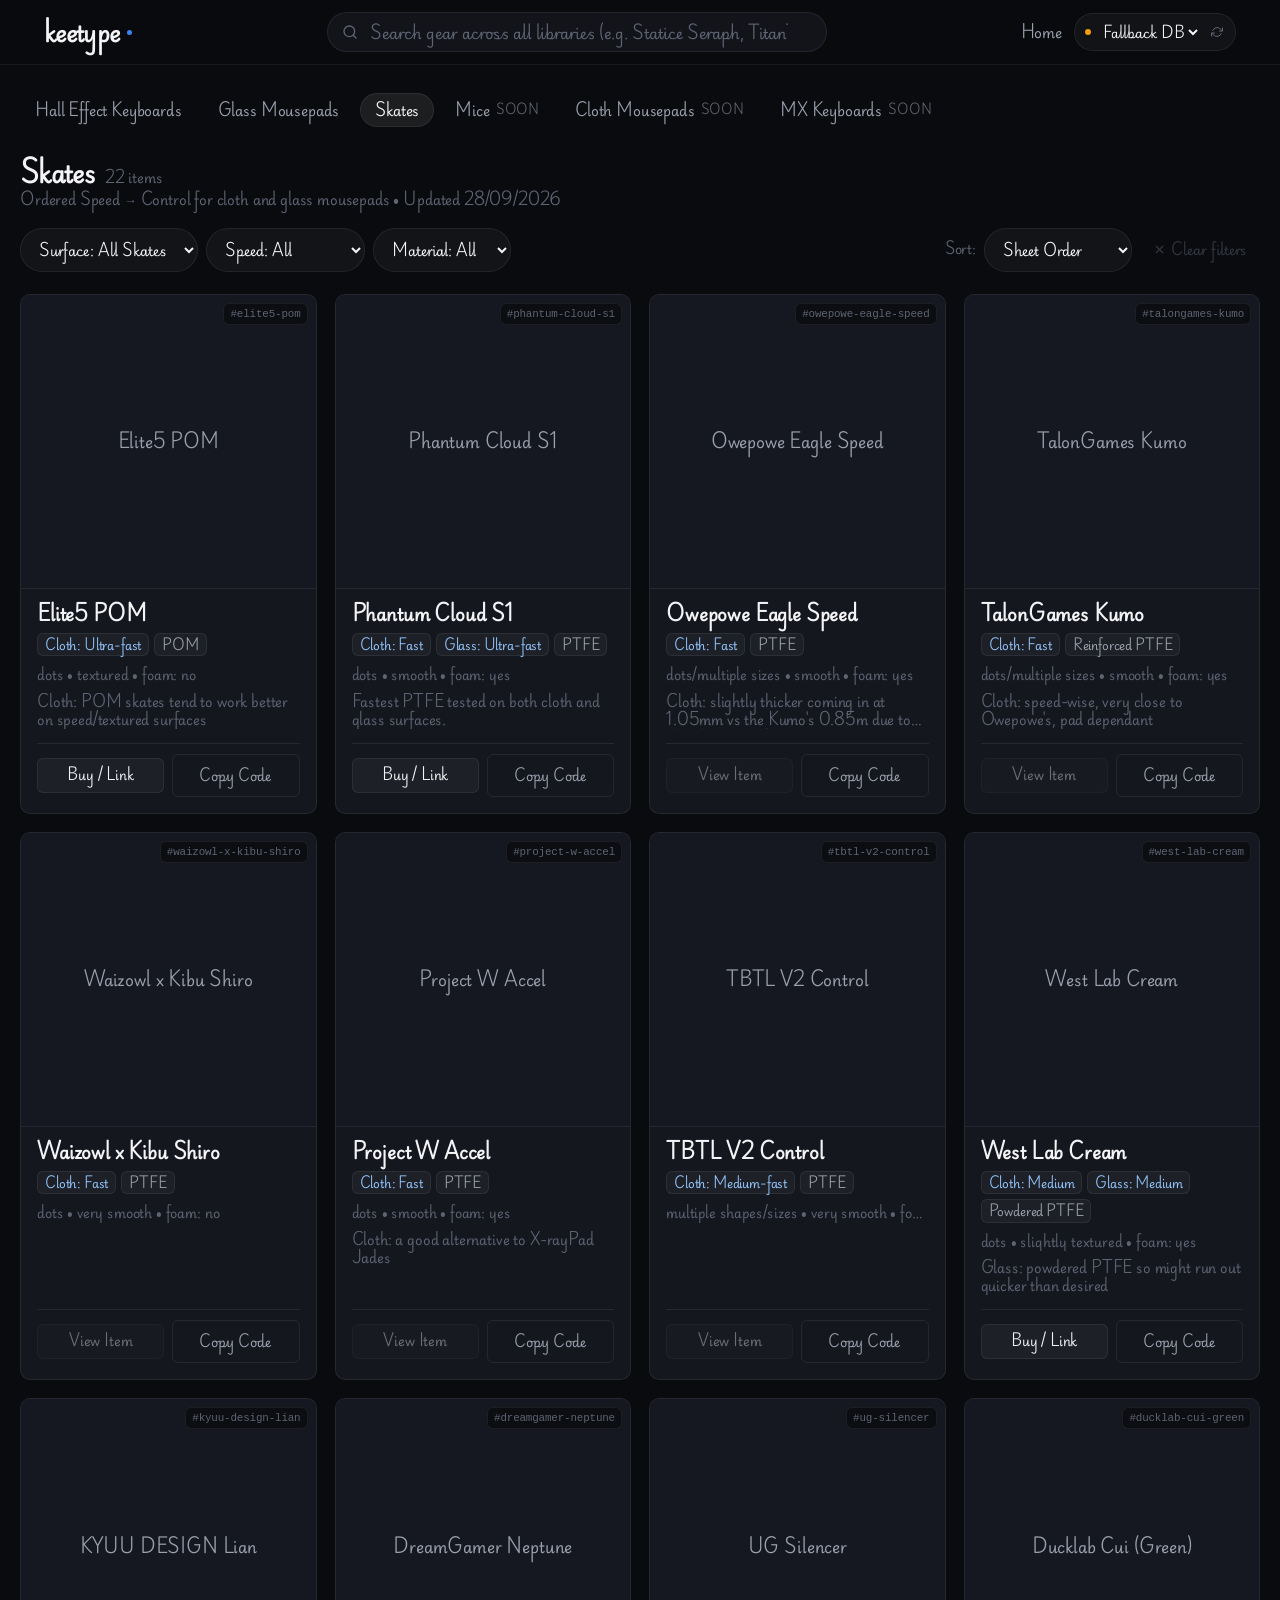
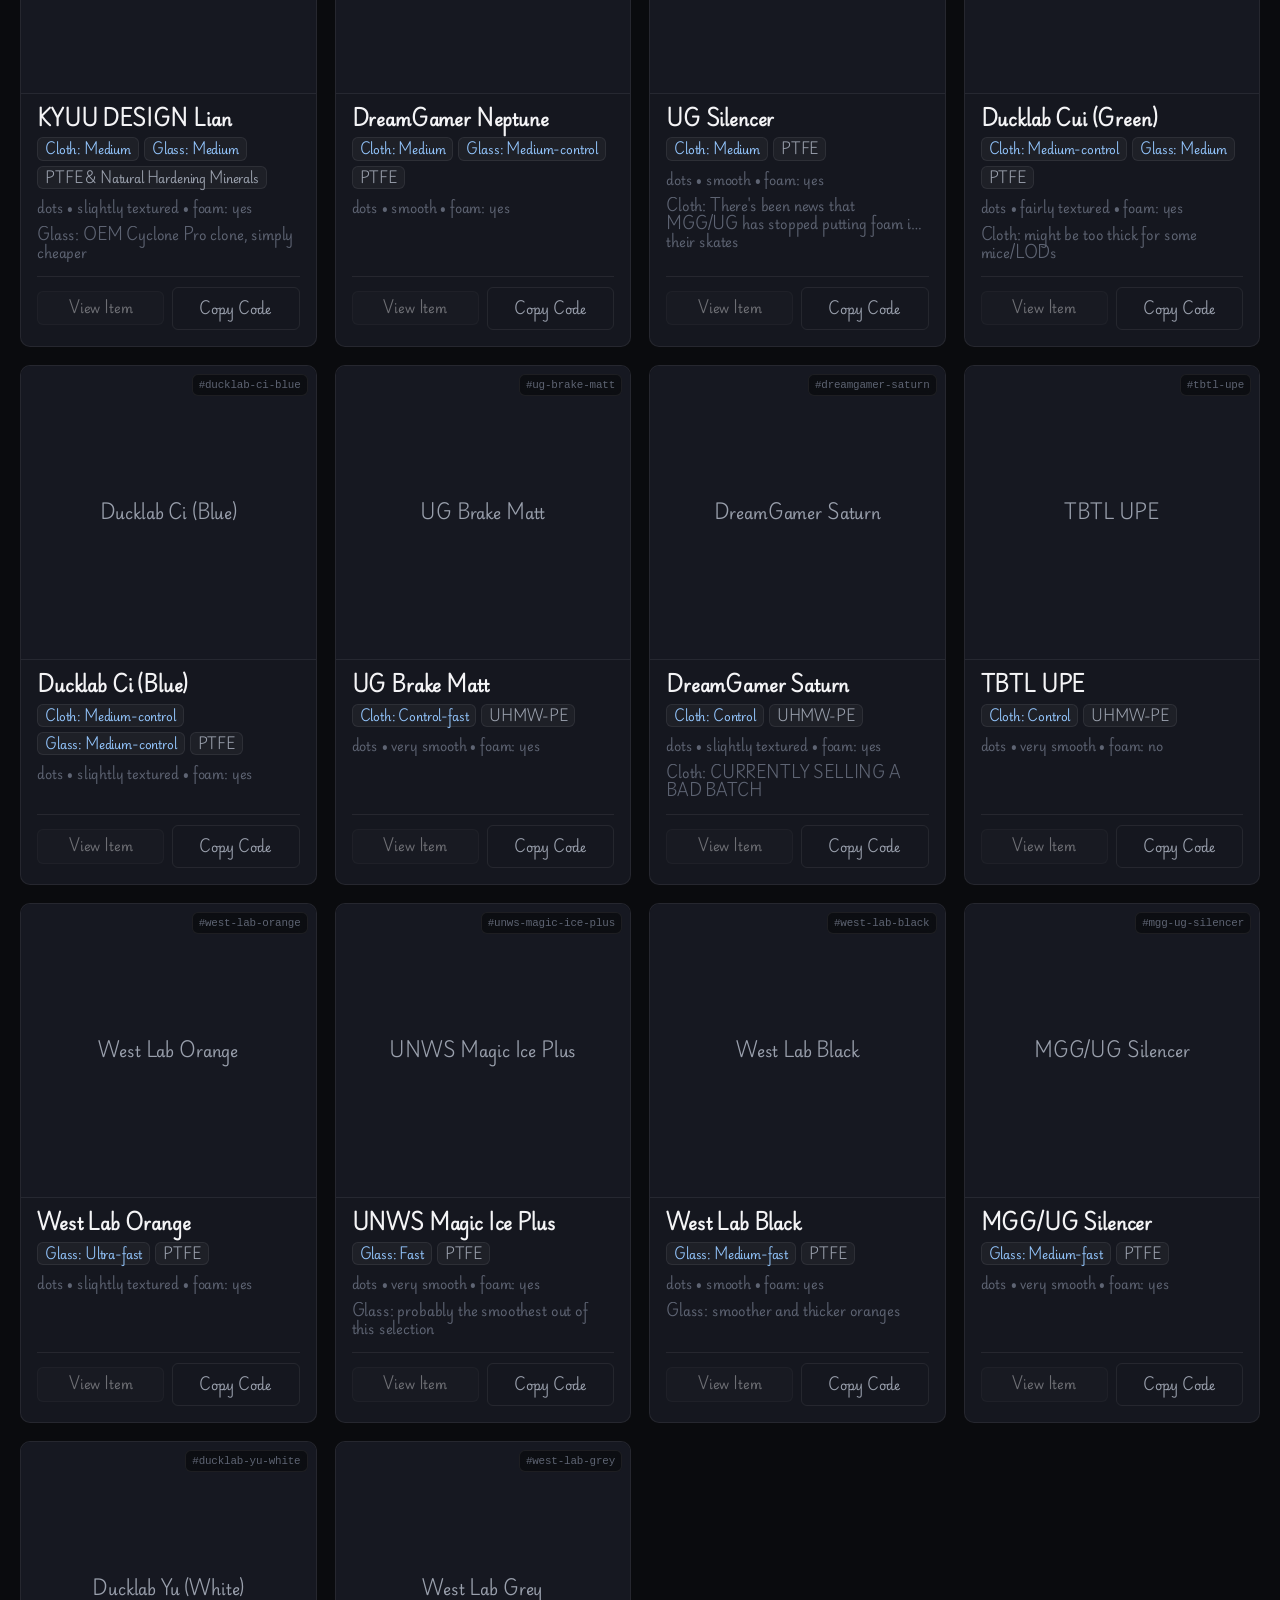
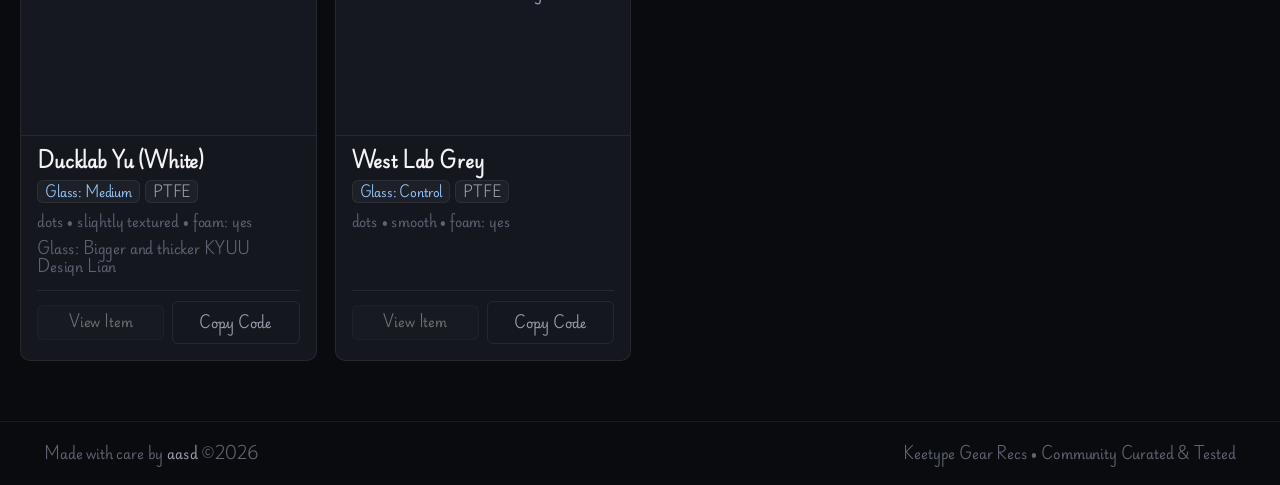
<file: skates.html>
<!DOCTYPE html>
<html lang="en">
<head>
  <meta charset="UTF-8">
  <meta name="viewport" content="width=device-width, initial-scale=1.0">
  <title>Skates - Keetype</title>
  
  <style>
    @font-face {
      font-family: 'PlayFont';
      src: url('fonts/play.ttf') format('truetype');
      font-display: swap;
    }
  </style>

  <link rel="stylesheet" href="css/style.css">
  <link rel="stylesheet" href="css/tiles.css">
  <link rel="stylesheet" href="css/modal.css">
</head>
<body data-page="skates">

  <!-- Header with Search Bar and DB Controls -->
  <header>
    <div class="container header-inner">
      <a href="index.html" class="brand" title="Keetype Home">
        <span class="brand-logo">keetype</span>
        <span class="brand-dot"></span>
      </a>

      <!-- Search Bar in Header -->
      <div class="header-search">
        <div class="search-wrapper">
          <svg class="search-icon" viewBox="0 0 24 24" fill="none" stroke="currentColor" stroke-width="2" stroke-linecap="round" stroke-linejoin="round">
            <circle cx="11" cy="11" r="8"></circle>
            <line x1="21" y1="21" x2="16.65" y2="16.65"></line>
          </svg>
          <input 
            type="text" 
            id="searchInput" 
            class="search-input" 
            placeholder="Search gear across all libraries (e.g. Statice Seraph, Titan75)..." 
            autocomplete="off"
            spellcheck="false"
          >
          <button id="searchClearBtn" class="search-clear-btn" title="Clear search">&times;</button>
        </div>
        <div id="searchSuggestions" class="search-suggestions"></div>
      </div>

      <div class="header-actions">
        <a href="index.html" class="btn-header-home">Home</a>
        <div class="db-status-bar">
          <span id="dbIndicator" class="db-indicator" title="Database status"></span>
          <select id="dbSourceSelect" class="db-select" title="Switch active database">
            <option value="google_sheets">Live Sheets</option>
            <option value="fallback">Fallback DB</option>
          </select>
          <button id="syncDbBtn" class="btn-sync" title="Sync live Google Sheets">
            <svg width="12" height="12" viewBox="0 0 24 24" fill="none" stroke="currentColor" stroke-width="2" stroke-linecap="round" stroke-linejoin="round">
              <polyline points="23 4 23 10 17 10"></polyline>
              <polyline points="1 20 1 14 7 14"></polyline>
              <path d="M3.51 9a9 9 0 0 1 14.85-3.36L23 10M1 14l4.64 4.36A9 9 0 0 0 20.49 15"></path>
            </svg>
          </button>
        </div>
      </div>
    </div>
  </header>

  <!-- Library Page Main -->
  <main class="container library-main">
    <!-- Category Tabs Navigation -->
    <nav class="library-categories-nav" aria-label="Libraries">
      <a href="keyboards.html" class="library-tab">Hall Effect Keyboards</a>
      <a href="mousepads.html" class="library-tab">Glass Mousepads</a>
      <a href="skates.html" class="library-tab active">Skates</a>
      <a href="mice.html" class="library-tab">Mice <span class="tab-badge-coming-soon">Soon</span></a>
      <a href="cloth-mousepads.html" class="library-tab">Cloth Mousepads <span class="tab-badge-coming-soon">Soon</span></a>
      <a href="mx-keyboards.html" class="library-tab">MX Keyboards <span class="tab-badge-coming-soon">Soon</span></a>
    </nav>

    <!-- Page Header & Count Info -->
    <div id="resultsBar" class="page-header-row">
      <div>
        <div class="page-title-group">
          <h1 id="pageTitle" class="page-title">Skates</h1>
          <span id="countPill" class="count-pill">0 items</span>
        </div>
        <p id="pageSubtitle" class="category-description">Ordered Speed → Control for cloth and glass mousepads</p>
      </div>
    </div>

    <!-- Filter & Sort Bar -->
    <section id="filterToolbar" class="filter-toolbar">
      <div id="filterContainer" class="filter-group">
        <!-- Injected dynamically -->
      </div>
      
      <div class="filter-group">
        <label for="sortSelect" class="filter-label">Sort:</label>
        <select id="sortSelect" class="filter-select">
          <!-- Injected dynamically -->
        </select>
        
        <button id="resetFiltersBtn" class="btn-reset-filters" title="Reset all filters">
          <svg width="13" height="13" viewBox="0 0 24 24" fill="none" stroke="currentColor" stroke-width="2" stroke-linecap="round" stroke-linejoin="round">
            <line x1="18" y1="6" x2="6" y2="18"></line>
            <line x1="6" y1="6" x2="18" y2="18"></line>
          </svg>
          Clear filters
        </button>
      </div>
    </section>

    <!-- Tiles Grid -->
    <section id="tilesGrid" class="tiles-grid" aria-label="Skates Recommendations"></section>

    <!-- Empty State -->
    <div id="emptyState" class="empty-state">
      <h3 class="empty-state-title">No products found</h3>
      <p class="empty-state-desc">Try clearing your filters or refining your search term.</p>
      <button class="btn-reset-filters" onclick="document.getElementById('resetFiltersBtn').click()">
        Clear All Filters
      </button>
    </div>

    <!-- Coming Soon State -->
    <div id="comingSoonState" class="coming-soon-state">
      <div class="coming-soon-icon">⏳</div>
      <h2 id="comingSoonTitle" class="coming-soon-title">Coming Soon</h2>
      <p id="comingSoonDesc" class="coming-soon-desc">Testing and benchmarking top gear for this category.</p>
    </div>
  </main>

  <!-- Product Details Modal Popup -->
  <div id="productModal" class="modal-backdrop" role="dialog" aria-modal="true" aria-labelledby="modalTitle">
    <div class="modal-card">
      <button id="modalCloseBtn" class="modal-close-btn" title="Close modal (Esc)">&times;</button>
      <div id="modalBody" class="modal-body"></div>
    </div>
  </div>

  <div id="toast" class="toast" role="status" aria-live="polite"></div>

  <footer>
    <div class="container footer-inner">
      <div class="footer-credits">
        Made with care by <strong>aasd</strong> &copy;2026
      </div>
      <div class="footer-meta">
        Keetype Gear Recs • Community Curated & Tested
      </div>
    </div>
  </footer>

  <script src="js/config.js"></script>
  <script src="js/fallbackData.js"></script>
  <script src="js/overrides.js"></script>
  <script src="js/fetcher.js"></script>
  <script src="js/app.js"></script>
</body>
</html>
</file>
<file: css/style.css>
/* ==========================================================================
   Keetype v2 - Modern Minimal Design System
   Google x EloShapes Aesthetic with Separate Home and Category Pages
   ========================================================================== */

:root {
  /* Typography */
  --font-main: 'PlayFont', -apple-system, BlinkMacSystemFont, "Segoe UI", Roboto, sans-serif;
  
  /* Restrained Dark Palette */
  --bg-page: #0a0b0e;
  --bg-surface: #12141a;
  --bg-card: #15171f;
  --bg-card-hover: #191c26;
  --bg-input: #111318;
  --bg-placeholder: #161821;
  --bg-subtle: rgba(255, 255, 255, 0.04);
  --bg-subtle-hover: rgba(255, 255, 255, 0.08);
  
  /* Hairline Borders */
  --border-hairline: rgba(255, 255, 255, 0.07);
  --border-hover: rgba(255, 255, 255, 0.16);
  --border-focus: rgba(255, 255, 255, 0.3);
  
  /* Accent & Highlights */
  --accent-primary: #3b82f6;
  --accent-glow: rgba(59, 130, 246, 0.12);
  
  /* Status Colors */
  --status-live: #10b981;
  --status-warning: #f59e0b;
  
  /* Typography Colors */
  --text-main: #f4f4f6;
  --text-secondary: #9aa0ad;
  --text-muted: #5e6473;
  
  /* Sizing & Geometry */
  --radius-sm: 6px;
  --radius-md: 10px;
  --radius-lg: 14px;
  --radius-full: 9999px;
  --container-max-width: 1240px;
  --header-height: 64px;
}

@font-face {
  font-family: 'PlayFont';
  src: url('../fonts/play.ttf') format('truetype');
  font-display: swap;
}

* {
  box-sizing: border-box;
  margin: 0;
  padding: 0;
}

html {
  scroll-behavior: smooth;
}

body {
  font-family: var(--font-main);
  background-color: var(--bg-page);
  color: var(--text-main);
  line-height: 1.5;
  min-height: 100vh;
  display: flex;
  flex-direction: column;
  -webkit-font-smoothing: antialiased;
  letter-spacing: -0.01em;
}

.container {
  width: 100%;
  max-width: var(--container-max-width);
  margin: 0 auto;
  padding: 0 24px;
}

/* ==========================================================================
   Header: Brand on Left, Search Bar in Center, DB Selector on Right
   ========================================================================== */

header {
  background-color: rgba(10, 11, 14, 0.85);
  backdrop-filter: blur(12px);
  -webkit-backdrop-filter: blur(12px);
  border-bottom: 1px solid var(--border-hairline);
  position: sticky;
  top: 0;
  z-index: 100;
}

.header-inner {
  display: flex;
  align-items: center;
  justify-content: space-between;
  gap: 20px;
  height: var(--header-height);
}

.brand {
  display: flex;
  align-items: center;
  gap: 8px;
  text-decoration: none;
  color: inherit;
  flex-shrink: 0;
}

.brand-logo {
  font-size: 1.35rem;
  font-weight: 700;
  letter-spacing: -0.03em;
  color: var(--text-main);
}

.brand-dot {
  width: 5px;
  height: 5px;
  border-radius: 50%;
  background: var(--accent-primary);
  display: inline-block;
  margin-top: 2px;
}

/* Search Bar in Header */
.header-search {
  flex: 1;
  max-width: 500px;
  position: relative;
}

.search-wrapper {
  position: relative;
  display: flex;
  align-items: center;
  width: 100%;
}

.search-icon {
  position: absolute;
  left: 15px;
  color: var(--text-muted);
  pointer-events: none;
  width: 16px;
  height: 16px;
}

.search-input {
  width: 100%;
  height: 40px;
  padding: 0 38px 0 42px;
  background-color: var(--bg-surface);
  border: 1px solid var(--border-hairline);
  border-radius: var(--radius-full);
  color: var(--text-main);
  font-family: inherit;
  font-size: 0.88rem;
  outline: none;
  transition: all 0.2s ease;
}

.search-input:focus {
  background-color: var(--bg-card);
  border-color: var(--border-focus);
  box-shadow: 0 0 0 3px var(--accent-glow);
}

.search-input::placeholder {
  color: var(--text-muted);
}

.search-clear-btn {
  position: absolute;
  right: 12px;
  background: none;
  border: none;
  color: var(--text-muted);
  cursor: pointer;
  display: none;
  font-size: 1rem;
  line-height: 1;
}

.search-clear-btn.visible {
  display: block;
}

/* Suggestions Dropdown */
.search-suggestions {
  position: absolute;
  top: calc(100% + 8px);
  left: 0;
  right: 0;
  background-color: var(--bg-surface);
  border: 1px solid var(--border-hairline);
  border-radius: var(--radius-md);
  box-shadow: 0 20px 45px rgba(0, 0, 0, 0.6);
  max-height: 380px;
  overflow-y: auto;
  z-index: 200;
  display: none;
  text-align: left;
}

.search-suggestions.open {
  display: block;
}

.suggestion-item {
  display: flex;
  align-items: center;
  justify-content: space-between;
  padding: 10px 16px;
  cursor: pointer;
  border-bottom: 1px solid rgba(255, 255, 255, 0.03);
  transition: background-color 0.15s;
}

.suggestion-item:last-child {
  border-bottom: none;
}

.suggestion-item:hover,
.suggestion-item.active {
  background-color: var(--bg-subtle-hover);
}

.suggestion-info {
  display: flex;
  flex-direction: column;
  gap: 2px;
}

.suggestion-name {
  font-size: 0.9rem;
  font-weight: 500;
  color: var(--text-main);
}

.suggestion-highlight {
  color: var(--accent-primary);
  font-weight: 600;
}

.suggestion-meta {
  font-size: 0.74rem;
  color: var(--text-muted);
}

.suggestion-badge {
  font-size: 0.72rem;
  padding: 2px 7px;
  border-radius: var(--radius-sm);
  background: var(--bg-subtle);
  color: var(--text-secondary);
}

/* Header Right Actions */
.header-actions {
  display: flex;
  align-items: center;
  gap: 12px;
  flex-shrink: 0;
}

.btn-header-home {
  font-size: 0.84rem;
  color: var(--text-secondary);
  text-decoration: none;
  transition: color 0.15s;
}

.btn-header-home:hover {
  color: var(--text-main);
}

/* Discreet Database Control */
.db-status-bar {
  display: inline-flex;
  align-items: center;
  gap: 8px;
  background: var(--bg-subtle);
  padding: 4px 10px;
  border-radius: var(--radius-full);
  border: 1px solid var(--border-hairline);
  font-size: 0.76rem;
  color: var(--text-secondary);
}

.db-indicator {
  width: 6px;
  height: 6px;
  border-radius: 50%;
  background-color: var(--status-live);
  flex-shrink: 0;
}

.db-indicator.fallback {
  background-color: var(--status-warning);
}

.db-select {
  background: transparent;
  color: var(--text-main);
  border: none;
  font-family: inherit;
  font-size: 0.76rem;
  cursor: pointer;
  outline: none;
}

.db-select option {
  background: var(--bg-surface);
  color: var(--text-main);
}

.btn-sync {
  background: transparent;
  border: none;
  color: var(--text-muted);
  cursor: pointer;
  display: inline-flex;
  align-items: center;
  padding: 2px;
  transition: color 0.15s;
}

.btn-sync:hover {
  color: var(--text-main);
}

.btn-sync.spinning svg {
  animation: spin 1s linear infinite;
}

@keyframes spin {
  100% { transform: rotate(360deg); }
}

/* ==========================================================================
   Home Page Layout (Minimalist Center Hero + Bottom Category Buttons)
   ========================================================================== */

.home-container {
  flex: 1;
  display: flex;
  flex-direction: column;
  justify-content: space-between;
  padding: 60px 0 50px;
  min-height: calc(100vh - var(--header-height) - 80px);
}

.home-hero {
  display: flex;
  flex-direction: column;
  align-items: center;
  text-align: center;
  margin: auto 0 40px;
}

.home-hero-title {
  font-size: 4rem;
  font-weight: 800;
  letter-spacing: -0.04em;
  color: var(--text-main);
  line-height: 1;
  margin-bottom: 14px;
  display: inline-flex;
  align-items: baseline;
  gap: 4px;
}

.home-hero-dot {
  width: 10px;
  height: 10px;
  border-radius: 50%;
  background-color: var(--accent-primary);
  display: inline-block;
}

.home-hero-subtitle {
  font-size: 1.1rem;
  color: var(--text-secondary);
  max-width: 520px;
  margin-bottom: 24px;
  line-height: 1.5;
}

.home-hero-actions {
  display: flex;
  align-items: center;
  gap: 10px;
}

.btn-hero {
  padding: 9px 20px;
  border-radius: var(--radius-full);
  font-family: inherit;
  font-size: 0.84rem;
  font-weight: 500;
  cursor: pointer;
  text-decoration: none;
  transition: all 0.15s ease;
  border: 1px solid var(--border-hairline);
  background-color: var(--bg-subtle);
  color: var(--text-secondary);
}

.btn-hero:hover {
  background-color: var(--bg-subtle-hover);
  color: var(--text-main);
  border-color: var(--border-hover);
}

.btn-hero-primary {
  background-color: rgba(255, 255, 255, 0.06);
  color: var(--text-main);
}

/* Category Buttons at the Bottom of Home Page */
.home-bottom-categories {
  width: 100%;
  max-width: 960px;
  margin: 0 auto;
}

.home-categories-header {
  font-size: 0.78rem;
  text-transform: uppercase;
  letter-spacing: 0.06em;
  color: var(--text-muted);
  margin-bottom: 14px;
  text-align: center;
}

.home-category-buttons-grid {
  display: grid;
  grid-template-columns: repeat(3, 1fr);
  gap: 12px;
}

.home-cat-button {
  background-color: var(--bg-surface);
  border: 1px solid var(--border-hairline);
  border-radius: var(--radius-md);
  padding: 18px 16px;
  display: flex;
  flex-direction: column;
  align-items: flex-start;
  text-decoration: none;
  color: inherit;
  transition: all 0.15s ease;
  position: relative;
  overflow: hidden;
}

.home-cat-button:hover {
  background-color: var(--bg-card);
  border-color: var(--border-hover);
  transform: translateY(-2px);
}

.home-cat-button-top {
  display: flex;
  align-items: center;
  justify-content: space-between;
  width: 100%;
  margin-bottom: 8px;
}

.home-cat-icon {
  font-size: 1.3rem;
}

.home-cat-badge {
  font-size: 0.65rem;
  text-transform: uppercase;
  letter-spacing: 0.04em;
  background-color: var(--bg-subtle);
  color: var(--text-muted);
  padding: 2px 6px;
  border-radius: var(--radius-sm);
  border: 1px solid var(--border-hairline);
}

.home-cat-name {
  font-size: 0.95rem;
  font-weight: 600;
  color: var(--text-main);
  line-height: 1.3;
  margin-bottom: 4px;
}

.home-cat-desc {
  font-size: 0.76rem;
  color: var(--text-muted);
}

/* ==========================================================================
   Category Library Pages Layout
   ========================================================================== */

main.library-main {
  flex: 1;
  padding: 28px 0 60px;
}

/* Category Navigation Bar on Library Pages */
.library-categories-nav {
  display: flex;
  align-items: center;
  gap: 6px;
  overflow-x: auto;
  padding-bottom: 4px;
  margin-bottom: 24px;
  scrollbar-width: none;
}

.library-categories-nav::-webkit-scrollbar {
  display: none;
}

.library-tab {
  display: inline-flex;
  align-items: center;
  gap: 6px;
  padding: 6px 14px;
  border-radius: var(--radius-full);
  background: transparent;
  color: var(--text-secondary);
  border: 1px solid transparent;
  font-family: inherit;
  font-size: 0.84rem;
  font-weight: 500;
  text-decoration: none;
  white-space: nowrap;
  transition: all 0.15s ease;
}

.library-tab:hover {
  color: var(--text-main);
  background: var(--bg-subtle);
}

.library-tab.active {
  background: var(--bg-subtle-hover);
  color: var(--text-main);
  border-color: var(--border-hairline);
}

.library-tab .tab-badge-coming-soon {
  font-size: 0.65rem;
  opacity: 0.6;
  text-transform: uppercase;
}

/* Page Header & Count Info */
.page-header-row {
  display: flex;
  align-items: baseline;
  justify-content: space-between;
  gap: 16px;
  margin-bottom: 18px;
  flex-wrap: wrap;
}

.page-title-group {
  display: flex;
  align-items: baseline;
  gap: 10px;
}

.page-title {
  font-size: 1.45rem;
  font-weight: 700;
  letter-spacing: -0.03em;
  color: var(--text-main);
}

.count-pill {
  font-size: 0.8rem;
  font-weight: 500;
  color: var(--text-muted);
}

.category-description {
  font-size: 0.82rem;
  color: var(--text-muted);
}

/* Minimal Filter & Sort Bar */
.filter-toolbar {
  display: flex;
  flex-wrap: wrap;
  align-items: center;
  justify-content: space-between;
  gap: 12px;
  margin-bottom: 22px;
  padding: 0;
  border: none;
  background: transparent;
}

.filter-group {
  display: flex;
  flex-wrap: wrap;
  align-items: center;
  gap: 8px;
}

.filter-select {
  background-color: var(--bg-subtle);
  color: var(--text-main);
  border: 1px solid var(--border-hairline);
  border-radius: var(--radius-full);
  padding: 6px 14px;
  font-family: inherit;
  font-size: 0.8rem;
  outline: none;
  cursor: pointer;
  transition: all 0.15s ease;
}

.filter-select:hover {
  border-color: var(--border-hover);
}

.filter-select:focus {
  border-color: var(--border-focus);
}

.filter-select option {
  background-color: var(--bg-surface);
  color: var(--text-main);
}

.filter-label {
  font-size: 0.78rem;
  color: var(--text-muted);
}

.btn-reset-filters {
  background-color: transparent;
  color: var(--text-muted);
  border: 1px solid transparent;
  border-radius: var(--radius-full);
  padding: 5px 12px;
  font-family: inherit;
  font-size: 0.78rem;
  cursor: pointer;
  display: inline-flex;
  align-items: center;
  gap: 5px;
  transition: all 0.15s;
}

.btn-reset-filters:hover {
  color: #ef4444;
  background-color: rgba(239, 68, 68, 0.08);
}

/* Empty State */
.empty-state {
  display: none;
  flex-direction: column;
  align-items: center;
  justify-content: center;
  padding: 70px 20px;
  border: 1px dashed var(--border-hairline);
  border-radius: var(--radius-lg);
  text-align: center;
}

.empty-state.visible {
  display: flex;
}

.empty-state-title {
  font-size: 1.15rem;
  font-weight: 600;
  margin-bottom: 6px;
  color: var(--text-main);
}

.empty-state-desc {
  font-size: 0.85rem;
  color: var(--text-muted);
  margin-bottom: 18px;
}

/* Coming Soon State */
.coming-soon-state {
  display: none;
  flex-direction: column;
  align-items: center;
  justify-content: center;
  padding: 80px 20px;
  border: 1px solid var(--border-hairline);
  border-radius: var(--radius-lg);
  text-align: center;
}

.coming-soon-state.visible {
  display: flex;
}

.coming-soon-icon {
  font-size: 2.2rem;
  margin-bottom: 10px;
  opacity: 0.6;
}

.coming-soon-title {
  font-size: 1.3rem;
  font-weight: 600;
  margin-bottom: 6px;
}

.coming-soon-desc {
  font-size: 0.88rem;
  color: var(--text-secondary);
  max-width: 440px;
  margin-bottom: 18px;
}

/* Toast */
.toast {
  position: fixed;
  bottom: 24px;
  right: 24px;
  background-color: var(--bg-surface);
  border: 1px solid var(--border-hover);
  color: var(--text-main);
  padding: 10px 18px;
  border-radius: var(--radius-full);
  box-shadow: 0 12px 32px rgba(0, 0, 0, 0.6);
  font-size: 0.84rem;
  display: flex;
  align-items: center;
  gap: 8px;
  transform: translateY(60px);
  opacity: 0;
  pointer-events: none;
  transition: transform 0.2s cubic-bezier(0.16, 1, 0.3, 1), opacity 0.2s ease;
  z-index: 1000;
}

.toast.show {
  transform: translateY(0);
  opacity: 1;
}

/* Footer */
footer {
  border-top: 1px solid var(--border-hairline);
  padding: 22px 0;
  font-size: 0.8rem;
  color: var(--text-muted);
  margin-top: auto;
}

.footer-inner {
  display: flex;
  align-items: center;
  justify-content: space-between;
  flex-wrap: wrap;
  gap: 12px;
}

.footer-credits strong {
  color: var(--text-secondary);
  font-weight: 500;
}

@media (max-width: 768px) {
  .header-inner {
    flex-wrap: wrap;
    height: auto;
    padding: 10px 0;
    gap: 10px;
  }
  .header-search {
    order: 3;
    max-width: 100%;
    width: 100%;
  }
  .home-hero-title {
    font-size: 2.8rem;
  }
  .home-category-buttons-grid {
    grid-template-columns: 1fr;
  }
  .filter-toolbar {
    flex-direction: column;
    align-items: stretch;
  }
}
</file>
<file: css/tiles.css>
/* ==========================================================================
   Keetype v2 - Minimal Product Tiles Grid
   Clean, modern, uncluttered cards with high scannability.
   ========================================================================== */

.tiles-grid {
  display: grid;
  grid-template-columns: repeat(auto-fill, minmax(270px, 1fr));
  gap: 18px;
}

.product-tile {
  background-color: var(--bg-card);
  border: 1px solid var(--border-hairline);
  border-radius: var(--radius-md);
  overflow: hidden;
  display: flex;
  flex-direction: column;
  transition: border-color 0.15s ease, transform 0.15s ease, background-color 0.15s ease;
  position: relative;
}

.product-tile:hover {
  background-color: var(--bg-card-hover);
  border-color: var(--border-hover);
  transform: translateY(-2px);
}

/* ==========================================================================
   Square Preview with Minimal Fallback
   ========================================================================== */

.preview-container {
  width: 100%;
  aspect-ratio: 1 / 1;
  position: relative;
  background-color: var(--bg-placeholder);
  overflow: hidden;
  cursor: pointer;
  border-bottom: 1px solid var(--border-hairline);
}

/* Minimal Grey Box Fallback */
.preview-placeholder {
  width: 100%;
  height: 100%;
  display: flex;
  flex-direction: column;
  align-items: center;
  justify-content: center;
  padding: 20px;
  background-color: var(--bg-placeholder);
  color: var(--text-muted);
  text-align: center;
  user-select: none;
}

.preview-placeholder-name {
  font-size: 0.95rem;
  font-weight: 500;
  color: var(--text-secondary);
  line-height: 1.35;
  max-width: 90%;
  word-break: break-word;
}

/* Image Preview */
.preview-image {
  width: 100%;
  height: 100%;
  object-fit: cover;
  display: block;
}

/* Multi-image Carousel Controls */
.carousel-controls {
  display: none;
  position: absolute;
  inset: 0;
  pointer-events: none;
  justify-content: space-between;
  align-items: center;
  padding: 6px;
}

.carousel-controls.has-multiple {
  display: flex;
}

.carousel-btn {
  pointer-events: auto;
  background: rgba(10, 11, 14, 0.65);
  border: 1px solid var(--border-hairline);
  color: var(--text-main);
  width: 26px;
  height: 26px;
  border-radius: 50%;
  display: flex;
  align-items: center;
  justify-content: center;
  cursor: pointer;
  font-size: 0.9rem;
  transition: background 0.15s;
}

.carousel-btn:hover {
  background: rgba(10, 11, 14, 0.9);
}

.carousel-dots {
  position: absolute;
  bottom: 8px;
  left: 0;
  right: 0;
  display: none;
  justify-content: center;
  gap: 5px;
  pointer-events: none;
}

.carousel-dots.has-multiple {
  display: flex;
}

.carousel-dot {
  width: 5px;
  height: 5px;
  border-radius: 50%;
  background-color: rgba(255, 255, 255, 0.3);
  transition: all 0.15s ease;
}

.carousel-dot.active {
  background-color: var(--text-main);
  transform: scale(1.2);
}

/* Discreet ID Tag */
.tile-id-badge {
  position: absolute;
  top: 8px;
  right: 8px;
  font-size: 0.68rem;
  font-family: monospace;
  background: rgba(10, 11, 14, 0.75);
  color: var(--text-muted);
  padding: 2px 6px;
  border-radius: var(--radius-sm);
  border: 1px solid var(--border-hairline);
  backdrop-filter: blur(4px);
  z-index: 2;
}

/* ==========================================================================
   Tile Content & Details (Uncluttered)
   ========================================================================== */

.tile-content {
  padding: 14px 16px 16px;
  display: flex;
  flex-direction: column;
  flex: 1;
}

.tile-header {
  margin-bottom: 8px;
}

.tile-title {
  font-size: 1.05rem;
  font-weight: 600;
  color: var(--text-main);
  line-height: 1.3;
  cursor: pointer;
}

.tile-title:hover {
  color: var(--accent-primary);
}

/* Subtle, Restrained Tags */
.tile-tags {
  display: flex;
  flex-wrap: wrap;
  gap: 5px;
  margin-bottom: 10px;
}

.tag {
  display: inline-flex;
  align-items: center;
  font-size: 0.72rem;
  font-weight: 500;
  padding: 2px 7px;
  border-radius: var(--radius-sm);
  background-color: var(--bg-subtle);
  color: var(--text-secondary);
  border: 1px solid var(--border-hairline);
  white-space: nowrap;
}

.tag-tier {
  color: #fbbf24;
}

.tag-speed-cloth, .tag-speed-glass {
  color: #93c5fd;
}

.tag-avail-yes {
  color: #34d399;
}

.tag-avail-no {
  color: #f87171;
}

.tag-avail-region {
  color: #fbbf24;
}

/* Inline Compact Specs */
.tile-specs-inline {
  font-size: 0.78rem;
  color: var(--text-muted);
  margin-bottom: 8px;
  white-space: nowrap;
  overflow: hidden;
  text-overflow: ellipsis;
}

/* Clean Uncluttered Note snippet */
.tile-notes-snippet {
  font-size: 0.8rem;
  color: var(--text-muted);
  margin-bottom: 14px;
  line-height: 1.4;
  display: -webkit-box;
  -webkit-line-clamp: 2;
  -webkit-box-orient: vertical;
  overflow: hidden;
  flex: 1;
}

.tile-notes-snippet:empty {
  display: none;
}

/* Action Buttons */
.tile-actions {
  display: flex;
  align-items: center;
  gap: 8px;
  margin-top: auto;
  padding-top: 10px;
  border-top: 1px solid var(--border-hairline);
}

.btn-tile {
  flex: 1;
  display: inline-flex;
  align-items: center;
  justify-content: center;
  gap: 5px;
  padding: 7px 10px;
  border-radius: var(--radius-sm);
  font-family: inherit;
  font-size: 0.78rem;
  font-weight: 500;
  cursor: pointer;
  text-decoration: none;
  transition: all 0.15s ease;
  border: 1px solid var(--border-hairline);
}

.btn-referral {
  background-color: var(--bg-subtle);
  color: var(--text-main);
}

.btn-referral:hover {
  background-color: var(--bg-subtle-hover);
  border-color: var(--border-hover);
}

.btn-copy-code {
  background-color: transparent;
  color: var(--text-secondary);
}

.btn-copy-code:hover {
  background-color: var(--bg-subtle);
  color: var(--text-main);
}

.btn-tile:disabled,
.btn-tile.disabled {
  opacity: 0.4;
  cursor: not-allowed;
  pointer-events: none;
}
</file>
<file: css/modal.css>
/* ==========================================================================
   Keetype v2 - Minimal Product Detail Modal Popup
   Clean, modern presentation for full specs, notes, and multi-image view.
   ========================================================================== */

.modal-backdrop {
  position: fixed;
  inset: 0;
  background-color: rgba(6, 7, 9, 0.75);
  backdrop-filter: blur(16px);
  -webkit-backdrop-filter: blur(16px);
  display: flex;
  align-items: center;
  justify-content: center;
  padding: 20px;
  z-index: 1000;
  opacity: 0;
  pointer-events: none;
  transition: opacity 0.2s ease;
}

.modal-backdrop.open {
  opacity: 1;
  pointer-events: auto;
}

.modal-card {
  background-color: var(--bg-surface);
  border: 1px solid var(--border-hover);
  border-radius: var(--radius-lg);
  max-width: 600px;
  width: 100%;
  max-height: 88vh;
  overflow-y: auto;
  position: relative;
  box-shadow: 0 24px 60px rgba(0, 0, 0, 0.7);
  transform: scale(0.97) translateY(8px);
  transition: transform 0.2s cubic-bezier(0.16, 1, 0.3, 1);
  display: flex;
  flex-direction: column;
}

.modal-backdrop.open .modal-card {
  transform: scale(1) translateY(0);
}

.modal-close-btn {
  position: absolute;
  top: 14px;
  right: 14px;
  width: 32px;
  height: 32px;
  border-radius: 50%;
  background: var(--bg-subtle);
  border: 1px solid var(--border-hairline);
  color: var(--text-secondary);
  display: flex;
  align-items: center;
  justify-content: center;
  cursor: pointer;
  z-index: 10;
  font-size: 1.1rem;
  transition: all 0.15s;
}

.modal-close-btn:hover {
  background-color: var(--bg-subtle-hover);
  color: var(--text-main);
}

.modal-body {
  padding: 24px;
  display: flex;
  flex-direction: column;
  gap: 18px;
}

.modal-preview-area {
  width: 100%;
  max-width: 280px;
  aspect-ratio: 1 / 1;
  margin: 0 auto;
  border-radius: var(--radius-md);
  overflow: hidden;
  position: relative;
  background-color: var(--bg-placeholder);
  border: 1px solid var(--border-hairline);
}

.modal-info {
  display: flex;
  flex-direction: column;
  gap: 14px;
}

.modal-title-row {
  display: flex;
  align-items: flex-start;
  justify-content: space-between;
  gap: 12px;
}

.modal-title {
  font-size: 1.45rem;
  font-weight: 700;
  letter-spacing: -0.02em;
  line-height: 1.25;
  color: var(--text-main);
}

.modal-id-badge {
  font-family: monospace;
  font-size: 0.75rem;
  color: var(--text-muted);
  background: var(--bg-subtle);
  border: 1px solid var(--border-hairline);
  padding: 3px 8px;
  border-radius: var(--radius-sm);
  white-space: nowrap;
}

.modal-tags {
  display: flex;
  flex-wrap: wrap;
  gap: 6px;
}

.modal-specs-table {
  width: 100%;
  border-collapse: collapse;
  background: var(--bg-card);
  border-radius: var(--radius-md);
  overflow: hidden;
  border: 1px solid var(--border-hairline);
  font-size: 0.85rem;
}

.modal-specs-table tr {
  border-bottom: 1px solid var(--border-hairline);
}

.modal-specs-table tr:last-child {
  border-bottom: none;
}

.modal-specs-table th {
  text-align: left;
  padding: 8px 12px;
  color: var(--text-muted);
  font-weight: 500;
  width: 38%;
}

.modal-specs-table td {
  padding: 8px 12px;
  color: var(--text-main);
  font-weight: 500;
}

.modal-notes-box {
  background: var(--bg-subtle);
  border: 1px solid var(--border-hairline);
  border-radius: var(--radius-md);
  padding: 12px 14px;
  font-size: 0.88rem;
  line-height: 1.5;
  color: var(--text-secondary);
}

.modal-actions {
  display: flex;
  align-items: center;
  gap: 10px;
  margin-top: 6px;
}

.modal-actions .btn-tile {
  padding: 10px 14px;
  font-size: 0.88rem;
}
</file>
